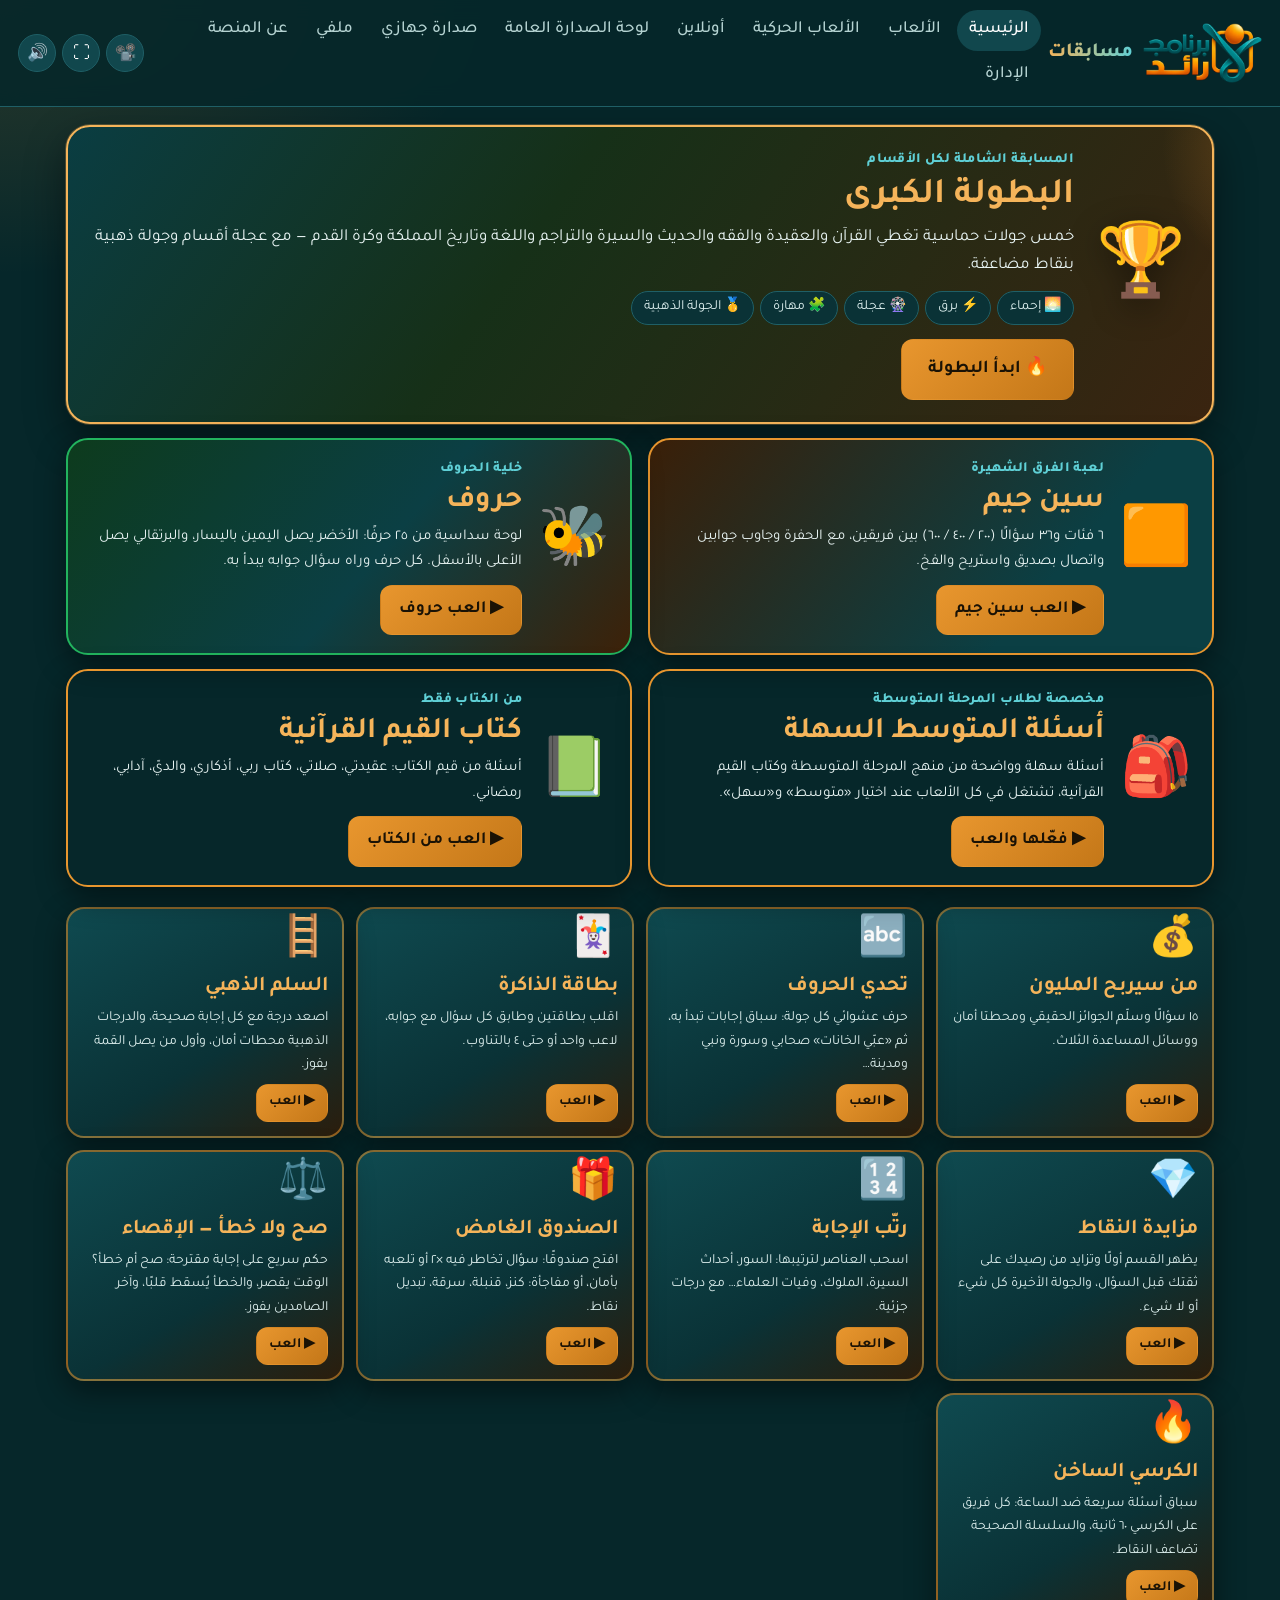
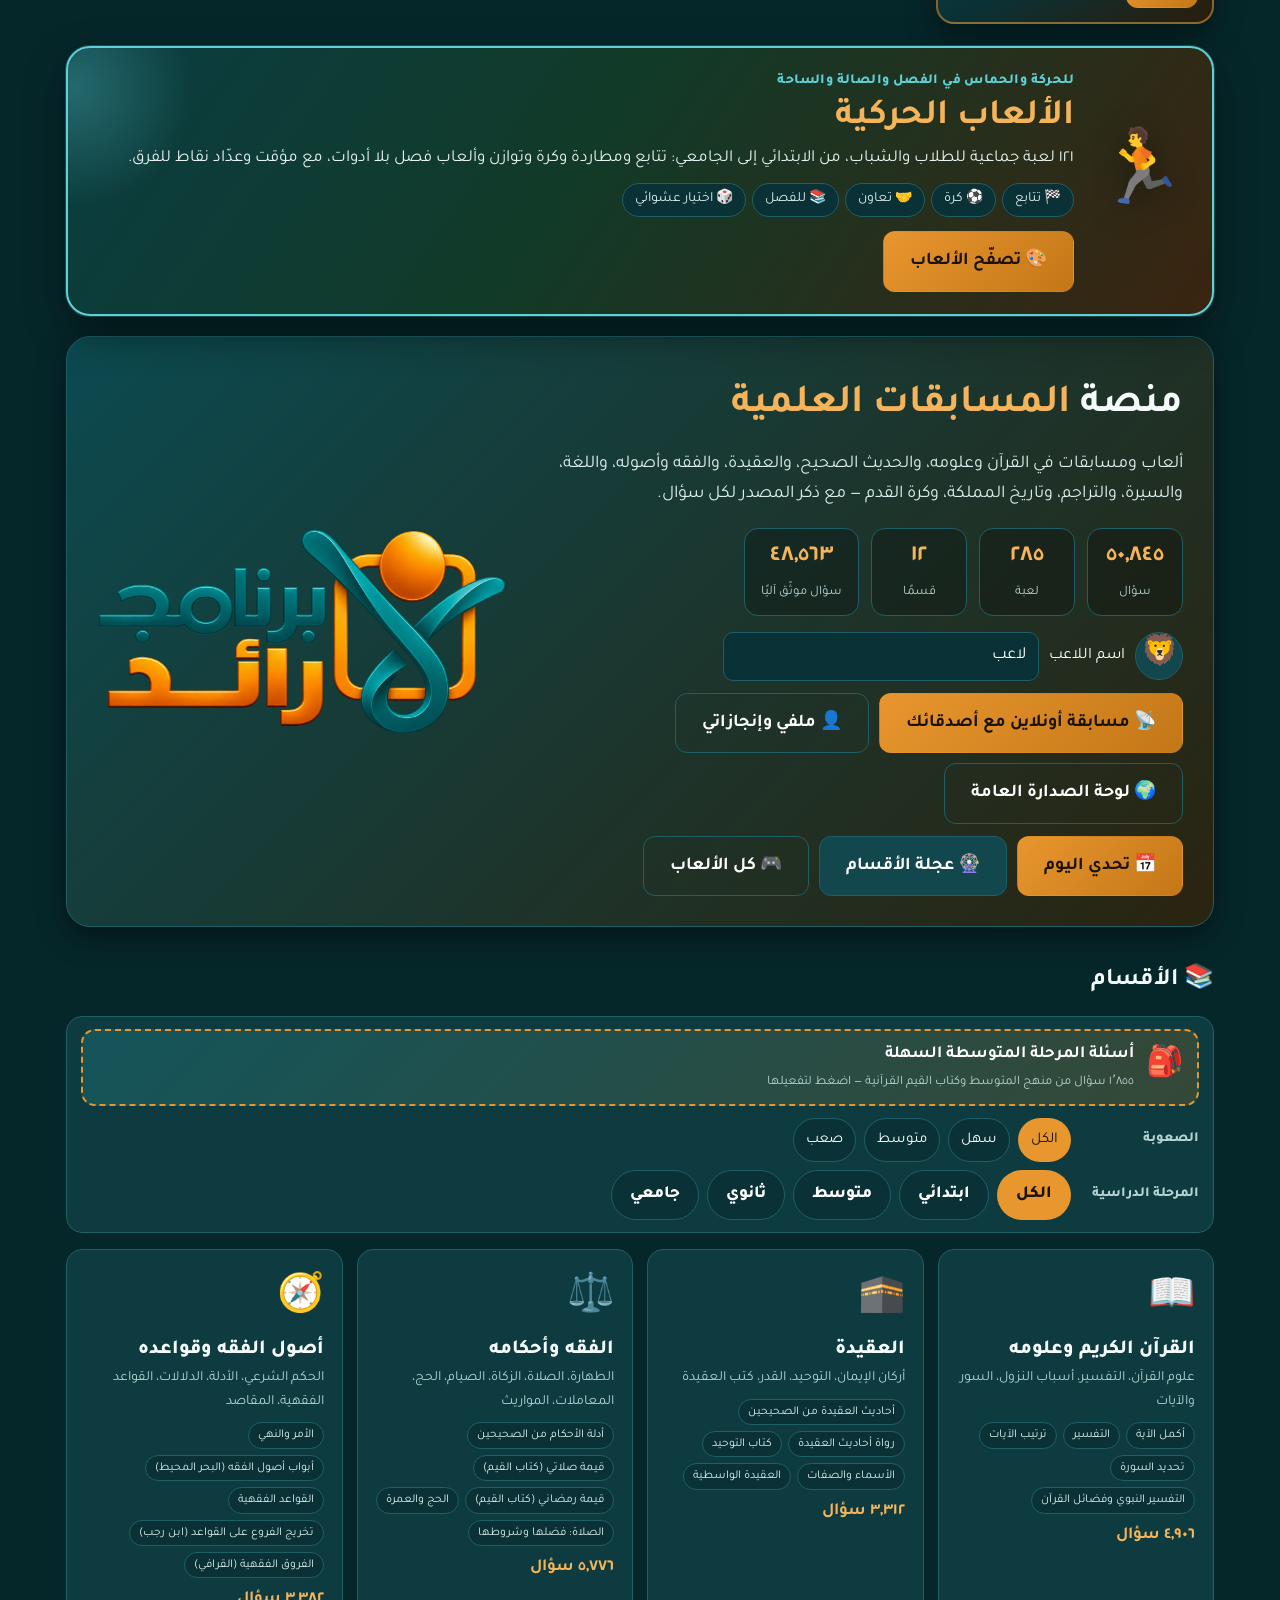
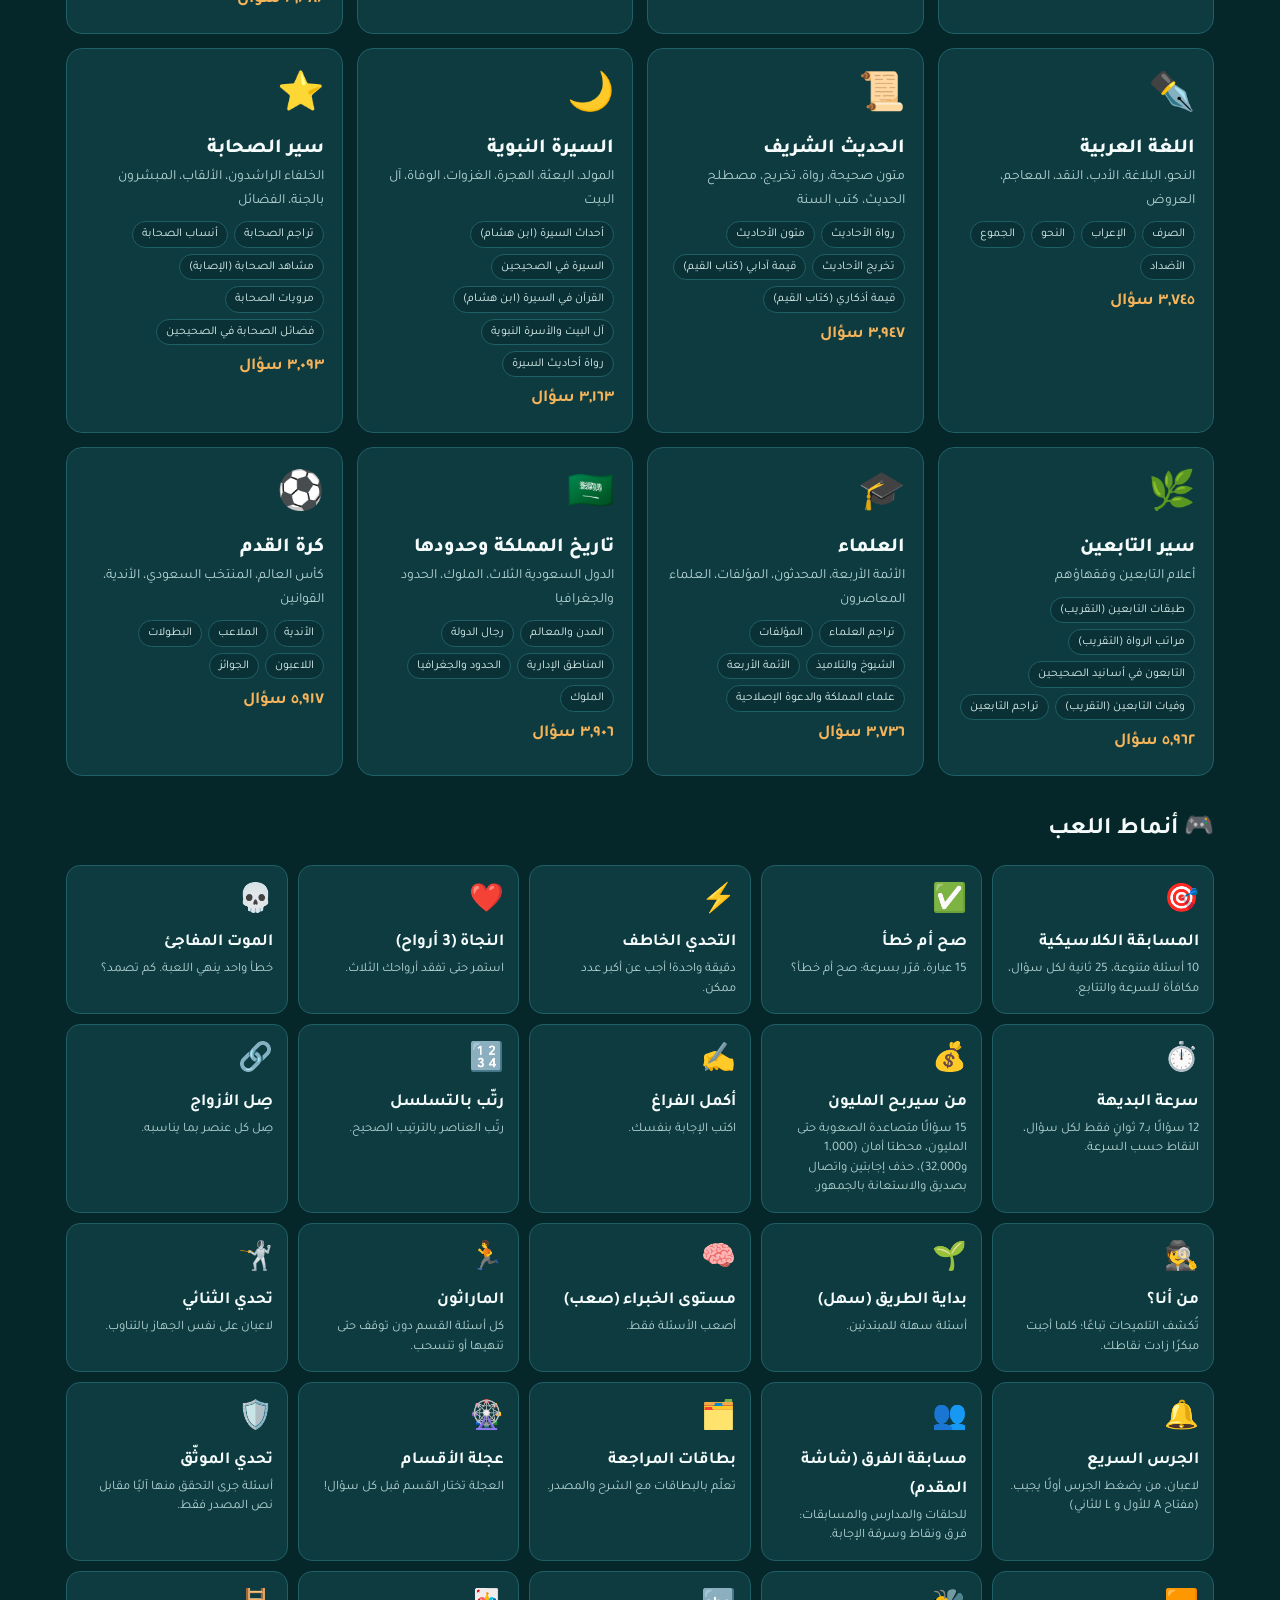
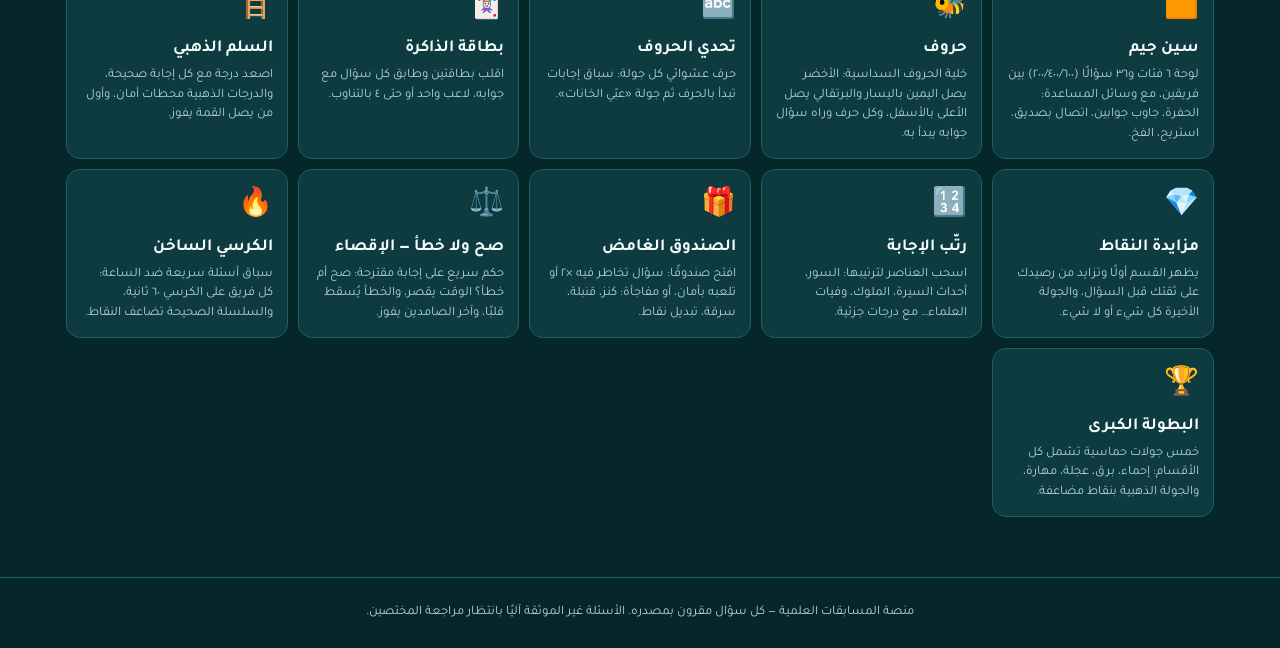
<file: index.html>
<!doctype html>
<html lang="ar" dir="rtl">
<head>
<meta charset="utf-8">
<meta name="viewport" content="width=device-width, initial-scale=1, viewport-fit=cover">
<title>مسابقات برنامج رائد — منصة المسابقات العلمية</title>
<meta name="description" content="منصة ألعاب ومسابقات علمية: القرآن وعلومه، الحديث الصحيح، العقيدة، الفقه وأصوله، اللغة العربية، السيرة، الصحابة، التابعون، العلماء، تاريخ المملكة، كرة القدم.">
<meta property="og:title" content="مسابقات برنامج رائد">
<meta property="og:description" content="منصة ألعاب ومسابقات علمية: القرآن وعلومه، الحديث الصحيح، العقيدة، الفقه وأصوله، اللغة العربية، السيرة، الصحابة، التابعون، العلماء، تاريخ المملكة، كرة القدم.">
<meta property="og:type" content="website">
<meta property="og:url" content="https://raed-educational.github.io/musabaqat/">
<meta property="og:image" content="https://raed-educational.github.io/musabaqat/assets/og-raed-2026.png">
<meta property="og:image:width" content="1200">
<meta property="og:image:height" content="630">
<meta property="og:locale" content="ar_SA">
<meta name="twitter:card" content="summary_large_image">
<meta name="twitter:image" content="https://raed-educational.github.io/musabaqat/assets/og-raed-2026.png">
<link rel="icon" href="icons/favicon.ico?v=1794922800" sizes="any"><link rel="icon" type="image/png" sizes="32x32" href="icons/favicon-32.png?v=1794922800">
<link rel="apple-touch-icon" href="icons/apple-touch-icon.png?v=1794922800"><link rel="manifest" href="manifest.webmanifest?v=1794922800">
<meta name="theme-color" content="#06272a"><meta name="apple-mobile-web-app-capable" content="yes"><meta name="mobile-web-app-capable" content="yes">
<meta name="apple-mobile-web-app-title" content="رائد"><meta name="apple-mobile-web-app-status-bar-style" content="black">
<link rel="preconnect" href="https://fonts.googleapis.com"><link rel="preconnect" href="https://fonts.gstatic.com" crossorigin>
<link href="https://fonts.googleapis.com/css2?family=Tajawal:wght@400;500;700;800&family=Amiri&display=swap" rel="stylesheet">
<link rel="stylesheet" href="css/style.css?v=1794922800">
<link rel="stylesheet" href="css/party.css?v=1794922800">
<link rel="stylesheet" href="css/games2.css?v=1794922800">
<link rel="stylesheet" href="css/movement.css?v=1794922800">
</head>
<body>
<header class="topbar">
  <a class="logo" href="#/"><img class="brand-logo" src="assets/logo-wide.png?v=1794922800" alt="شعار برنامج رائد"><span>مسابقات</span></a>
  <nav class="nav">
    <a href="#/" data-nav="home">الرئيسية</a>
    <a href="#/games" data-nav="games">الألعاب</a>
    <a href="#/movement" data-nav="movement">الألعاب الحركية</a>
    <a href="#/online" data-nav="online">أونلاين</a>
    <a href="#/global" data-nav="global">لوحة الصدارة العامة</a>
    <a href="#/board" data-nav="board">صدارة جهازي</a>
    <a href="#/profile" data-nav="profile">ملفي</a>
    <a href="#/about" data-nav="about">عن المنصة</a>
    <a href="admin.html">الإدارة</a>
  </nav>
  <div class="top-tools"><button id="projBtn" class="icon-btn" title="وضع العرض للبروجكتر والشاشة الكبيرة" aria-label="وضع العرض">📽️</button><button id="fsBtn" class="icon-btn" title="ملء الشاشة" aria-label="ملء الشاشة">⛶</button><button id="soundBtn" class="icon-btn" title="الصوت" aria-label="الصوت">🔊</button></div>
</header>
<main id="view" class="container"><p class="center muted">جارٍ التحميل…</p></main>
<footer class="footer">منصة المسابقات العلمية — كل سؤال مقرون بمصدره. الأسئلة غير الموثقة آليًا بانتظار مراجعة المختصين.</footer>
<script src="data/manifest.js?v=1794922800"></script>
<script src="data/stage-manifest.js?v=1794922800"></script><script src="data/school-manifest.js?v=1794922800"></script>
<script src="js/core.js?v=1794922800"></script>
<script src="js/stages.js?v=1794922800"></script>
<script src="js/games.js?v=1794922800"></script>
<script src="js/engine.js?v=1794922800"></script>
<script src="js/championship.js?v=1794922800"></script>
<script src="js/seenjeem.js?v=1794922800"></script>
<script src="js/huroof.js?v=1794922800"></script>
<script src="js/kit.js?v=1794922800"></script>
<script src="js/millionaire.js?v=1794922800"></script>
<script src="js/letters.js?v=1794922800"></script>
<script src="js/memory.js?v=1794922800"></script>
<script src="js/sullam.js?v=1794922800"></script>
<script src="js/bidding.js?v=1794922800"></script>
<script src="js/rattib.js?v=1794922800"></script>
<script src="js/mystery.js?v=1794922800"></script>
<script src="js/elim.js?v=1794922800"></script>
<script src="js/hotseat.js?v=1794922800"></script>
<script src="js/profile.js?v=1794922800"></script>
<script src="js/online.js?v=1794922800"></script>
<script src="js/leaderboard.js?v=1794922800"></script>
<script src="data/movement-games.js?v=1794922800"></script>
<script src="js/movement.js?v=1794922800"></script>
<script src="js/app.js?v=1794922800"></script>
</body>
</html>
</file>
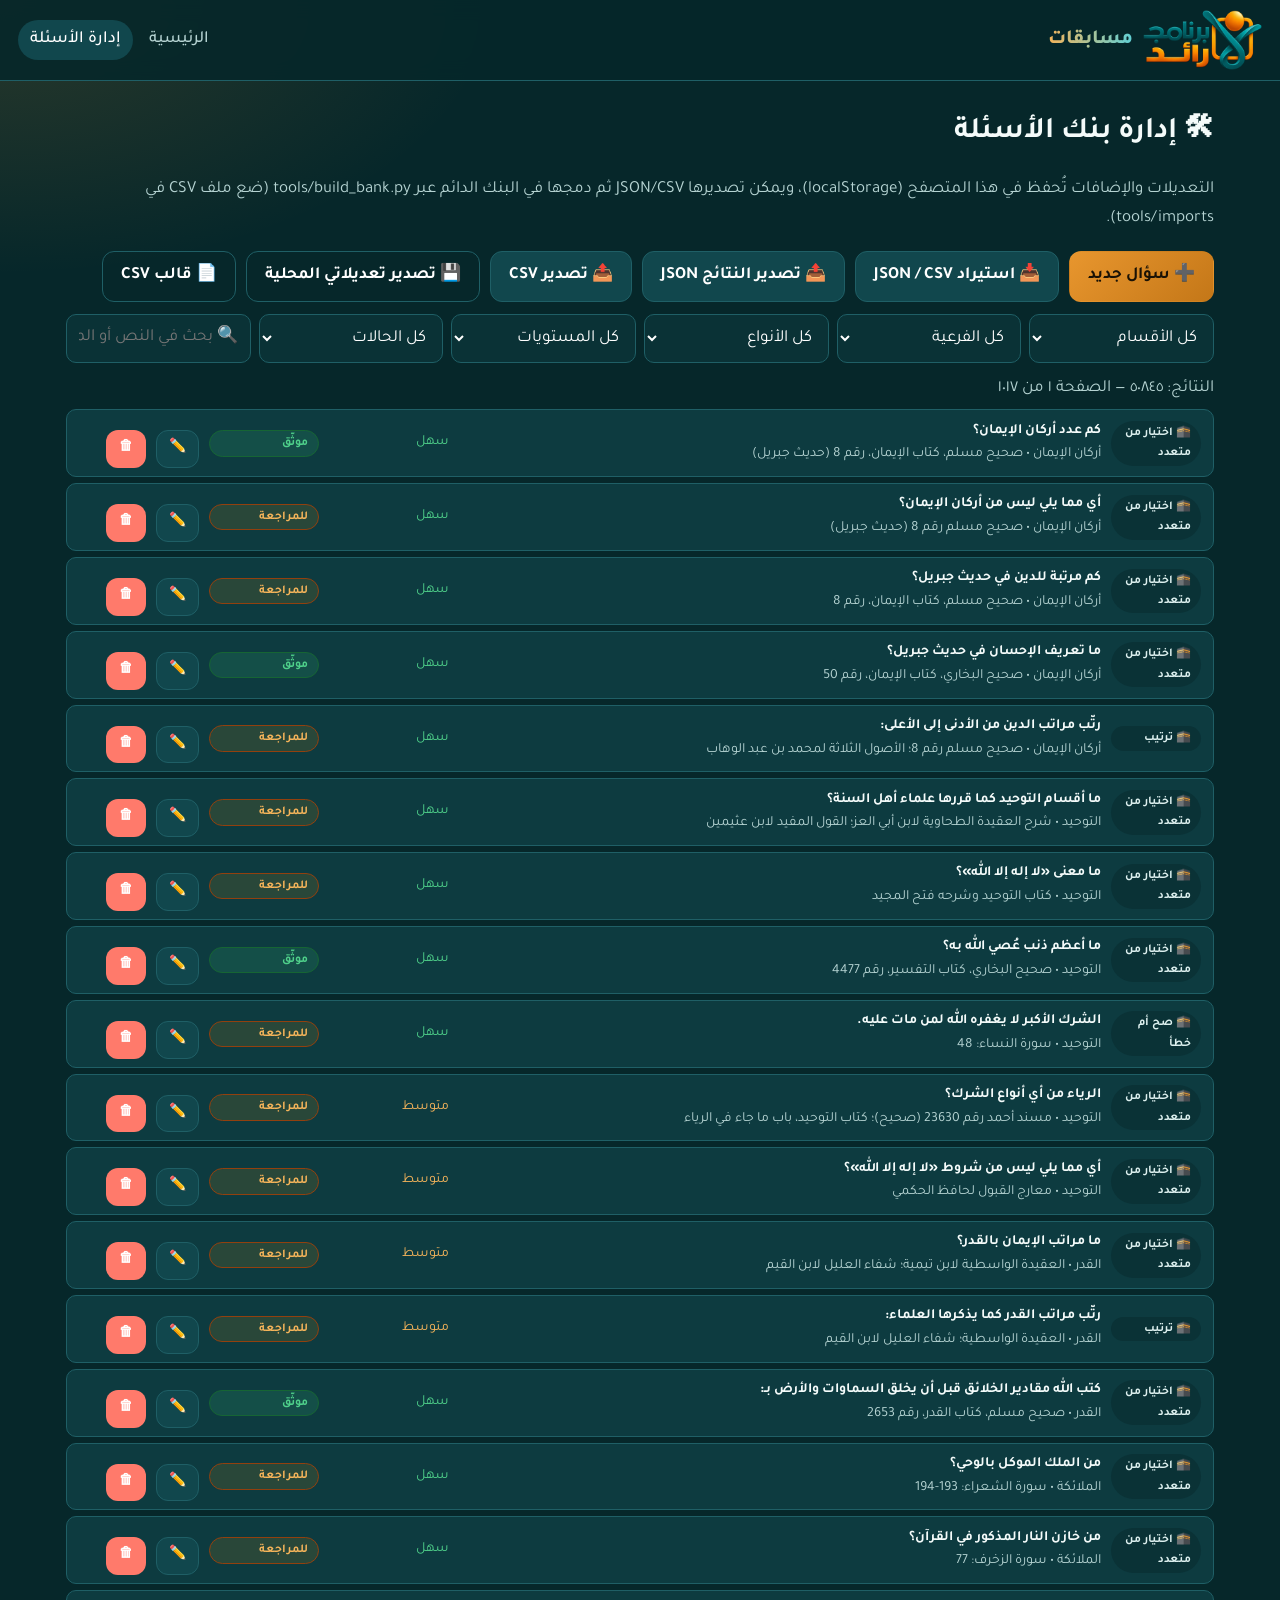
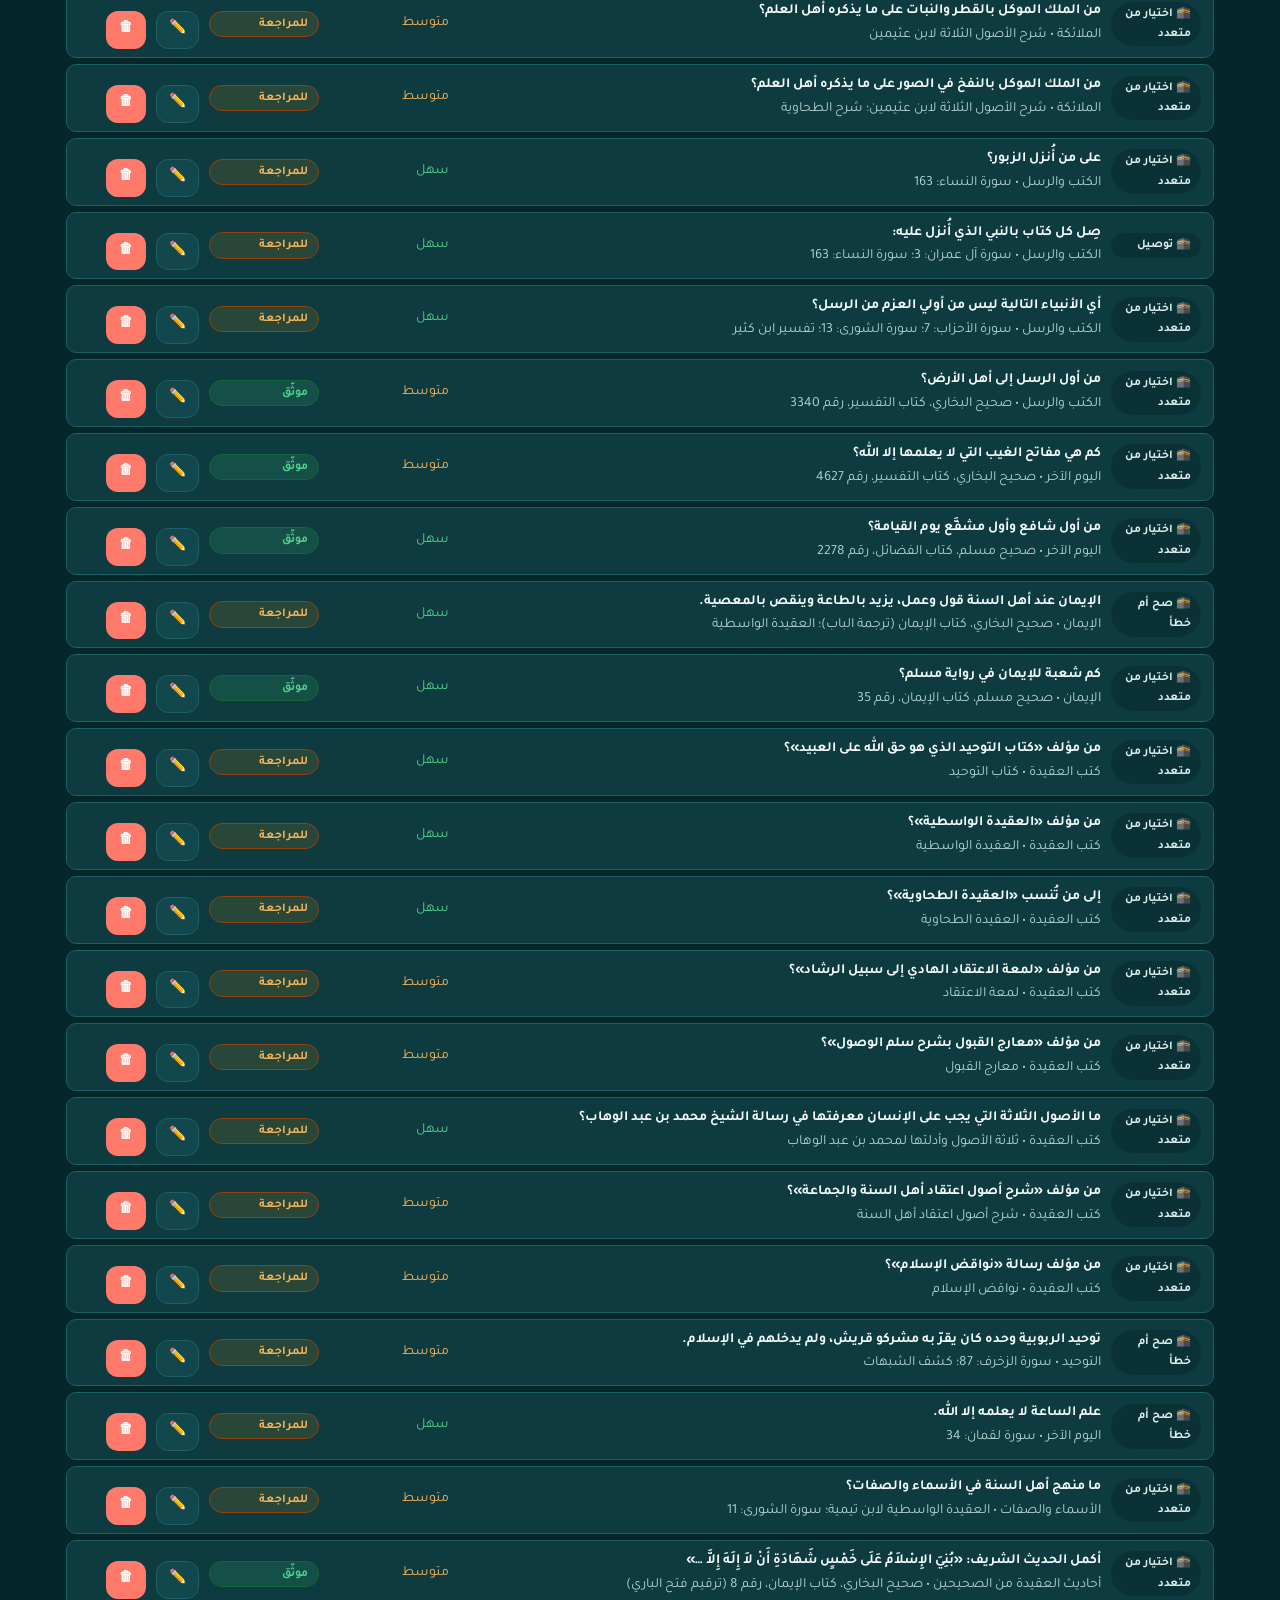
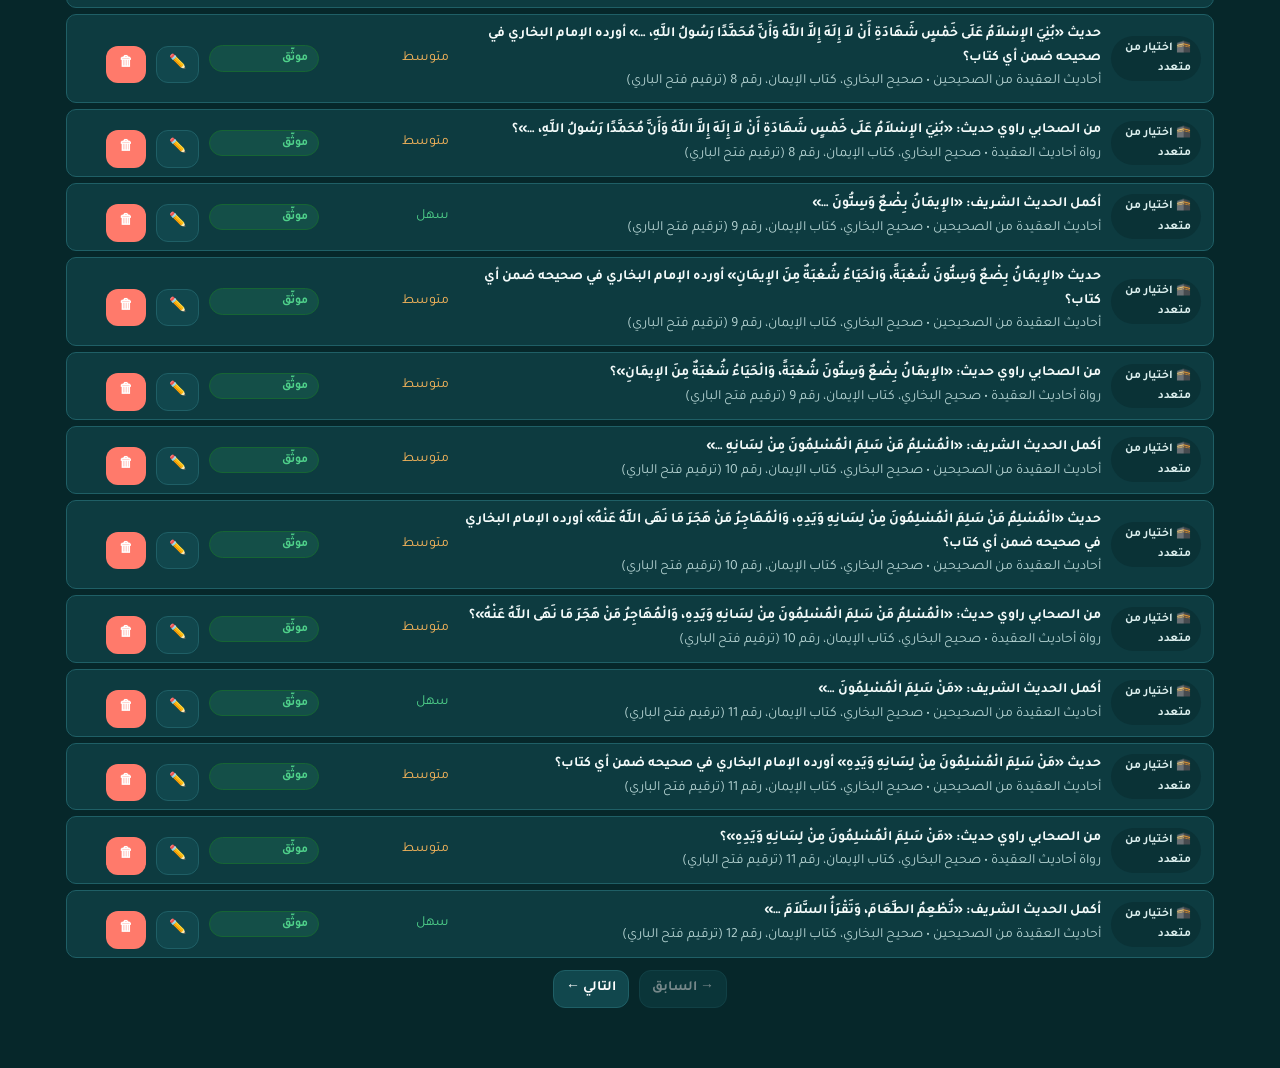
<file: admin.html>
<!doctype html>
<html lang="ar" dir="rtl">
<head>
<link rel="icon" href="icons/favicon.ico?v=1794922800" sizes="any"><link rel="icon" type="image/png" sizes="32x32" href="icons/favicon-32.png?v=1794922800"><link rel="apple-touch-icon" href="icons/apple-touch-icon.png?v=1794922800"><link rel="manifest" href="manifest.webmanifest?v=1794922800"><meta name="theme-color" content="#06272a"><meta name="apple-mobile-web-app-capable" content="yes"><meta name="mobile-web-app-capable" content="yes"><meta name="apple-mobile-web-app-title" content="رائد"><meta name="apple-mobile-web-app-status-bar-style" content="black"><meta charset="utf-8"><meta name="viewport" content="width=device-width, initial-scale=1"><title>إدارة الأسئلة — منصة المسابقات العلمية</title>
<meta property="og:title" content="مسابقات برنامج رائد">
<meta property="og:description" content="منصة ألعاب ومسابقات علمية: القرآن وعلومه، الحديث الصحيح، العقيدة، الفقه وأصوله، اللغة العربية، السيرة، الصحابة، التابعون، العلماء، تاريخ المملكة، كرة القدم.">
<meta property="og:type" content="website">
<meta property="og:url" content="https://raed-educational.github.io/musabaqat/">
<meta property="og:image" content="https://raed-educational.github.io/musabaqat/assets/og-raed-2026.png">
<meta property="og:image:width" content="1200">
<meta property="og:image:height" content="630">
<meta property="og:locale" content="ar_SA">
<meta name="twitter:card" content="summary_large_image">
<meta name="twitter:image" content="https://raed-educational.github.io/musabaqat/assets/og-raed-2026.png">
<link href="https://fonts.googleapis.com/css2?family=Tajawal:wght@400;700;800&display=swap" rel="stylesheet"><link rel="stylesheet" href="css/style.css?v=1794922800">
<style>.adm-grid{display:grid;grid-template-columns:repeat(6,1fr);gap:8px;margin:12px 0}.qrow{display:grid;grid-template-columns:90px 1fr 120px 110px 120px;gap:10px;align-items:center;background:var(--card);border:1px solid var(--line);border-radius:10px;padding:8px 12px;margin:6px 0;font-size:14px}.qrow .q{font-weight:700}.ed{display:grid;grid-template-columns:1fr 1fr;gap:10px}.ed .full{grid-column:1/-1}textarea.inp{min-height:70px}@media(max-width:760px){.adm-grid,.ed{grid-template-columns:1fr}.qrow{grid-template-columns:1fr}}</style></head>
<body>
<header class="topbar"><a class="logo" href="index.html#/"><img class="brand-logo" src="assets/logo-wide.png?v=1794922800" alt="شعار برنامج رائد"><span>مسابقات</span></a><nav class="nav"><a href="index.html#/">الرئيسية</a><a class="active" href="admin.html">إدارة الأسئلة</a></nav></header>
<main class="container" id="adm"><p class="muted center">⏳ جارٍ تحميل بنك الأسئلة…</p></main>
<script src="data/manifest.js?v=1794922800"></script><script src="data/stage-manifest.js?v=1794922800"></script><script src="data/school-manifest.js?v=1794922800"></script><script src="js/core.js?v=1794922800"></script><script src="js/stages.js?v=1794922800"></script><script src="js/admin.js?v=1794922800"></script>
</body></html>
</file>
<file: css/style.css>
/* Theme B: فيروزي عميق + برتقالي */
:root{--bg:#06272a;--bg2:#0a3236;--card:#0d3b40;--card2:#11474d;--line:#1f5f66;--txt:#f4fbfa;--muted:#b5d3d2;--pri:#e8962e;--pri2:#c47718;--teal:#5fd0d6;--gold:#f5b45a;--bad:#ff7a6b;--good:#4fd08a;--mid:#f5b45a;--r:16px;--sh:0 10px 30px rgba(0,0,0,.45)}
*{box-sizing:border-box}html,body{margin:0}
body{font-family:Tajawal,"Noto Kufi Arabic","Segoe UI",Tahoma,sans-serif;background:radial-gradient(1200px 600px at 80% -10%,rgba(95,208,214,.18) 0,transparent 60%),radial-gradient(900px 500px at 0% 0%,rgba(232,150,46,.16) 0,transparent 55%),var(--bg);color:var(--txt);min-height:100vh;line-height:1.7;font-size:17px}
a{color:inherit;text-decoration:none}
.container{max-width:1180px;margin:0 auto;padding:18px 16px 60px}
.topbar{position:sticky;top:0;z-index:10;display:flex;align-items:center;gap:16px;padding:10px 18px;background:rgba(6,39,42,.9);backdrop-filter:blur(10px);border-bottom:1px solid var(--line)}
.logo{font-weight:800;font-size:20px;display:flex;gap:8px;align-items:center}.logo span{background:linear-gradient(90deg,var(--gold),var(--teal));-webkit-background-clip:text;background-clip:text;color:transparent}
.nav{display:flex;gap:4px;flex-wrap:wrap;margin-inline-start:auto}.nav a{padding:6px 12px;border-radius:999px;color:var(--muted);font-weight:500}.nav a:hover,.nav a.active{background:var(--card2);color:#fff}
.icon-btn{background:var(--card2);border:1px solid var(--line);color:#fff;border-radius:999px;width:38px;height:38px;cursor:pointer;font-size:17px}
.footer{text-align:center;color:var(--muted);font-size:13px;padding:24px;border-top:1px solid var(--line)}
h1{font-size:30px;margin:.3em 0}h2{font-size:22px}.section-title{margin:34px 0 14px;font-size:24px}
.muted{color:var(--muted)}.small{font-size:14px}.center{text-align:center}.hidden{display:none!important}
.row{display:flex;gap:10px;flex-wrap:wrap;align-items:center;margin-top:12px}.row.end{justify-content:flex-end}.row.center{justify-content:center}.row.between{justify-content:space-between}
.btn{display:inline-flex;align-items:center;gap:6px;justify-content:center;border:1px solid var(--line);background:var(--card2);color:#fff;padding:10px 18px;border-radius:12px;font:inherit;font-weight:700;cursor:pointer;transition:.15s}
.btn:hover{transform:translateY(-1px);border-color:#5fd0d6}.btn:disabled{opacity:.45;cursor:not-allowed;transform:none}
.btn.primary{background:linear-gradient(135deg,var(--pri),var(--pri2));border-color:transparent}.btn.ghost{background:transparent}.btn.big{padding:14px 26px;font-size:18px}.btn.small{padding:6px 12px;font-size:14px}.btn.tiny{padding:2px 10px;font-size:14px}
.btn.good{background:var(--good);border-color:transparent}.btn.bad{background:var(--bad);border-color:transparent}
.inp{font:inherit;background:var(--bg2);color:#fff;border:1px solid var(--line);border-radius:10px;padding:9px 12px;width:100%}
label{display:flex;flex-direction:column;gap:4px;color:var(--muted);font-size:14px}
.card{background:var(--card);border:1px solid var(--line);border-radius:var(--r);padding:22px;box-shadow:var(--sh)}
.chip{display:inline-flex;align-items:center;gap:4px;background:var(--bg2);border:1px solid var(--line);padding:4px 12px;border-radius:999px;font-size:14px;color:#dcefee;cursor:default}
button.chip{cursor:pointer;font:inherit;font-size:15px;color:#fff}.chip.small{font-size:12px;padding:2px 9px}.chips{display:flex;flex-wrap:wrap;gap:6px;margin:8px 0}.chips.center{justify-content:center}
.d1{color:#4fd08a!important}.d2{color:#f5b45a!important}.d3{color:#ff7a6b!important}
/* hero */
.hero{display:grid;grid-template-columns:1.6fr 1fr;gap:20px;align-items:center;background:linear-gradient(135deg,#0b4a50,#2a2410);border:1px solid var(--line);border-radius:24px;padding:30px;box-shadow:var(--sh);overflow:hidden}
.hero h1{font-size:40px;line-height:1.3}.brand{color:var(--gold)}.hero p{color:#dcefee;font-size:18px}
.hero-art{font-size:170px;text-align:center;filter:drop-shadow(0 20px 40px rgba(240,160,64,.35));animation:float 4s ease-in-out infinite}
@keyframes float{50%{transform:translateY(-12px)}}
.stats{display:flex;gap:12px;flex-wrap:wrap;margin:16px 0}.stats>div{background:rgba(0,0,0,.25);border:1px solid var(--line);border-radius:14px;padding:8px 16px;text-align:center;min-width:96px}.stats b{display:block;font-size:24px;color:var(--gold)}.stats span{font-size:13px;color:var(--muted)}
.player-row{display:flex;gap:10px;align-items:center;max-width:460px;margin:10px 0}.player-row label{white-space:nowrap;color:#fff;font-size:16px}
/* categories */
.cat-grid{display:grid;grid-template-columns:repeat(auto-fill,minmax(260px,1fr));gap:14px}
.cat-card{position:relative;background:var(--card);border:1px solid var(--line);border-radius:var(--r);padding:18px;transition:.2s;overflow:hidden}
.cat-card:before{content:"";position:absolute;inset:0 0 auto 0;height:4px;background:var(--c)}
.cat-card:hover{transform:translateY(-3px);border-color:var(--c);box-shadow:0 10px 30px color-mix(in srgb,var(--c) 30%,transparent)}
.cat-icon{font-size:38px}.cat-icon.big{font-size:64px}.cat-name{font-weight:800;font-size:20px}.cat-desc{color:var(--muted);font-size:14px}.cat-count{margin-top:8px;font-weight:700;color:var(--gold)}
.cat-head{display:flex;gap:20px;align-items:center;background:linear-gradient(135deg,color-mix(in srgb,var(--c) 35%,#06272a),#06272a);border:1px solid var(--line);border-radius:22px;padding:24px}
.sub-grid{display:grid;grid-template-columns:repeat(auto-fill,minmax(220px,1fr));gap:10px}.sub{background:var(--card);border:1px solid var(--line);border-radius:12px;padding:12px 14px;display:flex;flex-direction:column}.sub:hover{border-color:var(--pri)}.sub span{font-size:13px;color:var(--muted)}
.mode-grid{display:grid;grid-template-columns:repeat(auto-fill,minmax(210px,1fr));gap:10px}.mode{background:var(--card);border:1px solid var(--line);border-radius:14px;padding:14px;display:flex;flex-direction:column;gap:2px}.mode:hover{border-color:var(--gold)}.mode-icon{font-size:28px}.mode small{color:var(--muted);font-size:13px;line-height:1.5}
.game-grid{display:grid;grid-template-columns:repeat(auto-fill,minmax(300px,1fr));gap:12px}
.game-card{display:flex;gap:12px;background:var(--card);border:1px solid var(--line);border-inline-start:4px solid var(--c,var(--gold));border-radius:14px;padding:14px;transition:.15s}.game-card:hover{transform:translateY(-2px);background:var(--card2)}
.gc-icon{font-size:34px}.gc-title{font-weight:800}.gc-desc{color:var(--muted);font-size:13px;line-height:1.5}.gc-meta{display:flex;gap:10px;flex-wrap:wrap;font-size:12px;color:#dcefee;margin-top:6px}
.filters{display:grid;grid-template-columns:1fr 1fr 2fr auto;gap:10px;align-items:center;margin:14px 0}
/* play */
.intro{text-align:center;max-width:760px;margin:20px auto}.intro-icon{font-size:70px}.grid3{display:grid;grid-template-columns:repeat(auto-fit,minmax(180px,1fr));gap:12px;margin:16px 0;text-align:start}.grid2{display:grid;grid-template-columns:1fr 1fr;gap:12px;margin:12px 0}
.game-title{font-weight:800;font-size:20px;color:var(--gold);margin-bottom:8px}
.game-root{max-width:900px;margin:0 auto}
.hud{display:flex;gap:10px;flex-wrap:wrap;align-items:center;justify-content:center;margin-bottom:8px}.hud-item{background:var(--card);border:1px solid var(--line);padding:6px 14px;border-radius:999px;font-weight:700}
.tbar{position:relative;height:18px;background:var(--bg2);border-radius:999px;overflow:hidden;border:1px solid var(--line);margin:8px 0}.tbar-fill{height:100%;width:100%;background:linear-gradient(90deg,var(--pri),#5fd0d6);transition:width .1s linear}.tbar-fill.warn{background:linear-gradient(90deg,var(--bad),#f5b45a)}.tbar-label{position:absolute;inset:0;text-align:center;font-size:12px;line-height:16px;font-weight:700}
.lifelines{display:flex;gap:8px;flex-wrap:wrap;justify-content:center;margin:6px 0}
.q-card{background:var(--card);border:1px solid var(--line);border-radius:20px;padding:22px;box-shadow:var(--sh);animation:pop .25s ease}
@keyframes pop{from{opacity:0;transform:translateY(8px) scale(.99)}}
.q-meta{display:flex;gap:6px;flex-wrap:wrap}.tag{font-size:12px;padding:2px 10px;border-radius:999px;font-weight:700}.tag.light{background:var(--bg2);color:#dcefee}
.q-text{font-family:Tajawal,Amiri,serif;font-size:25px;line-height:1.9;margin:14px 0}
.options{display:grid;grid-template-columns:1fr 1fr;gap:10px}.options.tf{grid-template-columns:1fr 1fr}
.opt{display:flex;gap:10px;align-items:center;text-align:start;font:inherit;font-size:18px;background:var(--bg2);color:#fff;border:2px solid var(--line);border-radius:14px;padding:14px;cursor:pointer;transition:.12s;position:relative}
.opt:hover:not(:disabled){border-color:#5fd0d6;background:#145158}.opt-key{display:inline-grid;place-items:center;min-width:30px;height:30px;border-radius:8px;background:var(--card2);font-weight:800;color:var(--gold)}
.opt.correct{border-color:var(--good);background:rgba(60,194,116,.18)}.opt.wrong{border-color:var(--bad);background:rgba(239,91,91,.18)}.opt.gone{opacity:.15}.opt:disabled{cursor:default}
.aud{margin-inline-start:auto;background:var(--gold);color:#000;border-radius:8px;padding:0 8px;font-weight:800}
.feedback{margin-top:16px;border-radius:14px;padding:14px 16px;border:1px solid var(--line);background:var(--bg2);animation:pop .2s}.feedback.good{border-color:var(--good)}.feedback.bad{border-color:var(--bad)}.feedback.mid{border-color:var(--mid)}
.fb-title{font-weight:800;font-size:19px}.feedback.good .fb-title{color:#4fd08a}.feedback.bad .fb-title{color:#ff7a6b}.fb-answer{margin:4px 0}.fb-answer.big{font-size:22px;font-weight:800;color:var(--gold)}.fb-exp{color:#dcefee;margin:6px 0;font-family:Tajawal,Amiri,serif}
.source{display:flex;gap:10px;flex-wrap:wrap;align-items:center;justify-content:space-between;font-size:14px;color:#dcefee;border-top:1px dashed var(--line);padding-top:8px;margin-top:8px}
.badge{font-size:12px;border-radius:999px;padding:2px 10px;font-weight:700}.badge.ok{background:rgba(60,194,116,.15);color:#4fd08a;border:1px solid #166534}.badge.ref{background:rgba(43,176,184,.14);color:#5fd0d6;border:1px solid #c47718}.badge.pending{background:rgba(245,158,11,.12);color:#f5b45a;border:1px solid #92400e}
.pts{color:var(--gold);font-weight:800;margin-inline-end:auto}
.clues{margin:0 0 10px;padding-inline-start:22px}.clue{background:var(--bg2);border:1px solid var(--line);border-radius:10px;padding:6px 12px;margin:6px 0;animation:pop .3s}
.fill-row{display:flex;gap:8px}.fill-input{flex:1;font:inherit;font-size:20px;background:var(--bg2);color:#fff;border:2px solid var(--line);border-radius:12px;padding:12px}.fill-input.correct{border-color:var(--good)}.fill-input.wrong{border-color:var(--bad)}
.hint{margin-top:10px;color:var(--gold)}
.order-bank{display:flex;flex-wrap:wrap;gap:8px;margin:10px 0}.order-slots{padding-inline-start:26px}.slot{background:var(--bg2);border:2px dashed var(--line);border-radius:10px;padding:8px 12px;margin:6px 0;min-height:44px;cursor:pointer}.slot.filled{border-style:solid;border-color:#5fd0d6}.slot.correct{border-color:var(--good);background:rgba(60,194,116,.15)}.slot.wrong{border-color:var(--bad);background:rgba(239,91,91,.15)}
.match-grid{display:grid;grid-template-columns:1fr 1fr;gap:14px}.match-col{display:flex;flex-direction:column;gap:8px}.match-item{justify-content:center;padding:10px;border-radius:12px;border-width:2px}.match-item.sel{border-color:var(--gold);box-shadow:0 0 0 3px rgba(240,160,64,.3)}.match-item.correct{outline:2px solid var(--good)}.match-item.wrong{outline:2px solid var(--bad)}
.wheel-wrap{display:grid;place-items:center;min-height:260px}.wheel{width:240px;height:240px;border-radius:50%;border:10px solid var(--gold);display:grid;place-items:center;background:conic-gradient(#0f766e,#c47718,#7c3aed,#b45309,#047857,#d9542b,#0f766e);box-shadow:var(--sh)}.wheel-inner{background:var(--bg);border-radius:50%;width:170px;height:170px;display:grid;place-items:center;text-align:center;font-weight:800;padding:10px;font-size:17px}.wheel.landed{animation:pop .3s}
/* ladder */
.ladder-wrap{display:grid;grid-template-columns:1fr 220px;gap:14px}.ladder{list-style:none;margin:0;padding:8px;background:var(--card);border:1px solid var(--line);border-radius:16px;font-size:14px}.ladder li{display:flex;justify-content:space-between;padding:3px 10px;border-radius:8px;color:var(--muted)}.ladder li.safe{color:#fff}.ladder li.done{color:#4fd08a}.ladder li.cur{background:var(--gold);color:#000;font-weight:800}
.prize{font-size:18px}.prize b{color:var(--gold)}
/* duel / teams */
.duel-board,.team-board{display:flex;gap:12px;flex-wrap:wrap;justify-content:center;margin-bottom:8px}.duel-p,.team{flex:1;min-width:160px;background:var(--card);border:2px solid var(--line);border-radius:16px;padding:12px;text-align:center}.duel-p.turn,.team.turn{border-color:var(--gold);box-shadow:0 0 0 3px rgba(240,160,64,.25)}
.duel-name,.team-name{font-weight:800}.duel-score,.team-score{font-size:34px;font-weight:800;color:var(--gold)}
.turn-banner{text-align:center;font-weight:800;background:var(--card2);border-radius:12px;padding:8px;margin:8px 0}
.buzz{font:inherit;font-size:20px;font-weight:800;color:#fff;border:0;border-radius:999px;padding:10px 24px;cursor:pointer;margin-top:6px}.buzz.blue{background:#e8962e}.buzz.red{background:#d9542b}.buzz:disabled{opacity:.35}
.award{display:flex;gap:8px;flex-wrap:wrap;justify-content:center;margin-top:14px;align-items:center}
.game-root.host .q-text{font-size:34px}.game-root.host .opt{font-size:24px}
.setup{max-width:760px;margin:0 auto;text-align:center}
/* results */
.result{text-align:center}.podium{display:flex;gap:10px;justify-content:center;flex-wrap:wrap;margin:10px 0}.pod{background:var(--bg2);border:1px solid var(--line);border-radius:14px;padding:10px 18px;display:flex;flex-direction:column;align-items:center;min-width:120px}.pod.p0{border-color:var(--gold)}.pod span{color:var(--gold);font-weight:800;font-size:22px}
.review{display:flex;flex-direction:column;gap:8px}.rev{background:var(--card);border:1px solid var(--line);border-inline-start:4px solid var(--good);border-radius:12px;padding:10px 14px}.rev.bad{border-inline-start-color:var(--bad)}.rev summary{cursor:pointer;font-weight:700}.rev-body{margin-top:8px}.report{font-size:13px;color:var(--muted)}
table.board{width:100%;border-collapse:collapse;background:var(--card);border-radius:14px;overflow:hidden}.board th,.board td{padding:10px;border-bottom:1px solid var(--line);text-align:start}.board th{background:var(--card2)}
.flash-opts{color:var(--muted)}.flash-back{margin-top:14px;border-top:1px dashed var(--line);padding-top:10px}
.prose ul{padding-inline-start:20px}.prose li{margin:6px 0}
@media (max-width:760px){.hero{grid-template-columns:1fr}.hero-art{display:none}.hero h1{font-size:30px}.options{grid-template-columns:1fr}.filters{grid-template-columns:1fr}.ladder-wrap{grid-template-columns:1fr}.ladder{order:-1;display:none}.q-text{font-size:21px}.topbar{flex-wrap:wrap}.nav{margin:0}.grid2{grid-template-columns:1fr}}
/* profiles */
.pf-mini{font-size:30px;line-height:1;background:var(--card2);border:1px solid var(--line);border-radius:50%;width:48px;height:48px;display:flex;align-items:center;justify-content:center;flex:none}
.profile-head{display:flex;gap:22px;align-items:flex-start;flex-wrap:wrap}.pf-avatar{font-size:84px;line-height:1;background:var(--bg2);border:2px solid var(--gold);border-radius:24px;padding:14px 18px}.pf-main{flex:1;min-width:240px}.pf-main h1{margin-top:0}
.avatars{display:flex;flex-wrap:wrap;gap:6px;margin-top:6px}.av{font-size:24px;background:var(--bg2);border:1px solid var(--line);border-radius:12px;width:46px;height:46px;cursor:pointer}.av.on{border-color:var(--gold);box-shadow:0 0 0 2px var(--gold) inset}
.pf-cats{display:grid;grid-template-columns:repeat(auto-fill,minmax(230px,1fr));gap:10px}.pf-cat{background:var(--card);border:1px solid var(--line);border-inline-start:4px solid var(--c);border-radius:12px;padding:10px 14px}
.pf-bar{height:8px;background:var(--bg2);border-radius:99px;overflow:hidden;margin:6px 0}.pf-bar i{display:block;height:100%;background:var(--c)}
.badges{display:grid;grid-template-columns:repeat(auto-fill,minmax(150px,1fr));gap:10px}.ach{background:var(--card);border:1px dashed var(--line);border-radius:14px;padding:10px;text-align:center;opacity:.45;filter:grayscale(1)}.ach.on{opacity:1;filter:none;border-style:solid;border-color:var(--gold)}.ach-i{font-size:32px}.ach b{display:block}.ach small{color:var(--muted);font-size:12px}
.new-badges{margin-top:16px;border-color:var(--gold)}
textarea.code{font-family:monospace;font-size:12px;direction:ltr;margin-top:10px}
.pf-list{display:flex;flex-direction:column;gap:8px}.pf-item{display:flex;gap:10px;align-items:center;background:var(--bg2);border:1px solid var(--line);border-radius:12px;padding:8px 12px}.pf-item.on{border-color:var(--pri)}.pf-item b{flex:1}.pf-av{font-size:24px}
/* online */
.online-choice{display:grid;grid-template-columns:1fr 1fr;gap:16px;margin:18px 0}.oc{background:var(--bg2);border:1px solid var(--line);border-radius:16px;padding:18px;display:flex;flex-direction:column;gap:10px;align-items:center}
.code-in{text-align:center;font-size:28px;letter-spacing:8px;font-weight:800;max-width:240px}
.room-share{display:flex;gap:20px;align-items:center;justify-content:space-between;flex-wrap:wrap;background:var(--bg2);border:1px solid var(--line);border-radius:16px;padding:16px;margin:12px 0}
.room-code{font-size:52px;font-weight:800;letter-spacing:10px;color:var(--gold);line-height:1.1}
.qr{width:170px;height:170px;background:#fff;border-radius:12px;padding:6px}.qr svg{width:100%;height:100%}
.live-board{display:flex;flex-direction:column;gap:6px}.lb-row{display:flex;gap:8px;align-items:center;background:var(--bg2);border:1px solid var(--line);border-radius:10px;padding:6px 10px}.lb-row.me{border-color:var(--gold)}.lb-row.left{opacity:.5}.lb-row b{flex:1}.lb-rank{width:28px;text-align:center}.lb-av{font-size:20px}.lb-sc{font-weight:800;color:var(--gold)}.lb-st{width:20px;text-align:center}
.online-game{display:grid;grid-template-columns:1fr 300px;gap:16px;align-items:start}.og-side h3{margin-top:0}
.tbar{height:8px;background:var(--bg2);border-radius:99px;overflow:hidden;margin:8px 0}.tbar i{display:block;height:100%;width:100%;background:linear-gradient(90deg,var(--pri),var(--gold));transition:width .1s linear}
.opt.picked{outline:3px solid var(--gold)}.opt.right{background:rgba(60,194,116,.25)!important;border-color:var(--good)!important}.opt.wrong{background:rgba(239,91,91,.25)!important;border-color:var(--bad)!important}
.q-head{display:flex;justify-content:space-between;gap:8px;flex-wrap:wrap}
@media (max-width:800px){.online-choice,.online-game{grid-template-columns:1fr}.room-code{font-size:40px}.room-share{justify-content:center;text-align:center}}
@media (max-width:600px){.topbar{flex-wrap:wrap;gap:6px;padding:8px 10px}.nav{flex-wrap:nowrap;overflow-x:auto;width:100%;order:3;margin:0;scrollbar-width:none}.nav a{white-space:nowrap;padding:4px 10px}.logo{font-size:17px}.icon-btn{margin-inline-start:auto}}
.lb-gap{text-align:center;color:var(--muted);line-height:1}
.lb-tabs .chip.on{background:var(--pri);border-color:transparent}.global-board tr.me td{background:rgba(240,160,64,.15);font-weight:700}
.switch-row{flex-direction:row;align-items:center;gap:10px;color:#fff;font-size:16px}.switch-row input{width:20px;height:20px}.lb-opt{margin-top:16px}
/* ---------- branding ---------- */
/* official logo: transparent PNG made from the official JPG (only the black background removed), shown unchanged */
.brand-logo{height:60px;width:auto;display:block;flex:none;filter:none}.logo{gap:10px}
.hero-art{animation:none;filter:none;font-size:0}.hero-logo{display:block;width:100%;height:auto;max-width:420px;margin:0 auto}
.top-tools{display:flex;gap:6px;align-items:center;flex:none}.icon-btn.on{background:var(--gold);color:#000;border-color:transparent}
/* ---------- responsive ---------- */
img,svg,video{max-width:100%}
.table-wrap{overflow-x:auto;-webkit-overflow-scrolling:touch;border-radius:14px}
.container{padding-left:max(16px,env(safe-area-inset-left));padding-right:max(16px,env(safe-area-inset-right))}
@media (max-width:760px){.hero-art{display:block;order:-1}.hero-logo{max-width:300px}}
@media (max-width:600px){
  .brand-logo{height:50px}.logo span{font-size:16px}.top-tools{margin-inline-start:auto}.icon-btn{margin-inline-start:0}
  table.board{display:block;overflow-x:auto;white-space:nowrap}
  .container{padding:12px 10px 50px}.card{padding:16px}h1{font-size:25px}.section-title{font-size:21px}
  .hero{padding:18px;border-radius:18px}.hero h1{font-size:26px}.hero p{font-size:16px}
  .q-card{padding:16px}.q-text{font-size:20px}.opt{font-size:17px;padding:12px}
  .room-code{font-size:34px;letter-spacing:6px}.stats>div{min-width:78px;padding:6px 10px}.stats b{font-size:20px}
  .cat-grid,.game-grid,.sub-grid,.mode-grid{grid-template-columns:1fr}.player-row{flex-wrap:wrap}
  .duel-score,.team-score{font-size:28px}.fill-row{flex-wrap:wrap}.fill-row .btn{flex:1}
}
@media (max-width:380px){.logo span{display:none}}
@media (max-height:500px) and (orientation:landscape){.topbar{position:static}.hero-art{display:none}}
/* touch devices: comfortable 44px targets */
@media (pointer:coarse){
  .btn,.opt,button.chip,.inp,select,.slot,.match-item,.buzz{min-height:44px}.btn.small,.btn.tiny{min-height:44px;min-width:44px;padding-inline:14px}
  .nav a{min-height:44px;display:inline-flex;align-items:center}.icon-btn{width:44px;height:44px}.av{width:48px;height:48px}
  .switch-row{min-height:44px}.switch-row input{width:28px;height:28px;flex:none}.footer a{display:inline-block;min-height:44px}
}
/* big screens / TVs: scale the whole UI so text stays readable from a distance */
@media (min-width:1700px){body{zoom:1.2}}
@media (min-width:2300px){body{zoom:1.5}}
@media (min-width:3000px){body{zoom:2}}
/* ---------- projector / presentation mode ---------- */
body.proj{--bg:#021719;--bg2:#042327;--card:#062b30;--card2:#0a3a40;--line:#2f8088;--txt:#fff;--muted:#e2f3f2;background:#021719;font-size:21px}
body.proj .container{max-width:1500px}body.proj .footer{display:none}
body.proj .topbar{background:#021719}body.proj .nav a{color:#eaf6f5;font-size:18px}
body.proj .game-title{font-size:32px}body.proj .hud-item{font-size:26px;padding:8px 20px}body.proj .tbar{height:22px}body.proj .tbar-label{font-size:16px;line-height:22px}
body.proj .q-card{padding:30px;border-width:2px}body.proj .q-text{font-size:46px;line-height:1.6;font-weight:700}
body.proj .options{gap:16px}body.proj .opt{font-size:32px;padding:22px 24px;border-width:3px;min-height:96px;font-weight:700}
body.proj .opt-key{min-width:52px;height:52px;font-size:30px}
body.proj .fb-title{font-size:32px}body.proj .fb-answer{font-size:30px}body.proj .fb-exp{font-size:25px}body.proj .source{font-size:18px}
body.proj .btn{font-size:24px;padding:14px 28px}body.proj .btn.small{font-size:20px}
body.proj .room-code{font-size:96px}body.proj .duel-score,body.proj .team-score{font-size:64px}body.proj .duel-name,body.proj .team-name{font-size:28px}
body.proj .board th,body.proj .board td{font-size:24px;padding:14px}body.proj .lb-row{font-size:26px;padding:10px 16px}
body.proj .hero h1{font-size:54px}body.proj .hero p{font-size:24px}body.proj .cat-name{font-size:26px}
body.proj .ladder{font-size:20px}body.proj .clue{font-size:28px}body.proj .fill-input{font-size:30px}
@media (max-width:900px){body.proj .q-text{font-size:30px}body.proj .opt{font-size:22px;min-height:64px}body.proj .room-code{font-size:56px}}

.btn.primary,.lb-tabs .chip.on,.ladder li.cur,.icon-btn.on{color:#1a1205}

/* ---------- البطولة الكبرى ---------- */
.champ-banner{display:flex;gap:22px;align-items:center;background:linear-gradient(125deg,#0a3d42 0%,#163018 40%,#3a2410 100%);border:2px solid var(--gold);border-radius:24px;padding:22px 26px;margin-bottom:20px;box-shadow:0 0 0 1px rgba(245,180,90,.25),0 16px 40px rgba(0,0,0,.45);position:relative;overflow:hidden;animation:champPulse 2.8s ease-in-out infinite}
.champ-banner::before{content:"";position:absolute;inset:-40% -20% auto auto;width:280px;height:280px;background:radial-gradient(circle,rgba(232,150,46,.35),transparent 70%);pointer-events:none}
.champ-banner-icon{font-size:72px;line-height:1;flex:none;filter:drop-shadow(0 8px 16px rgba(0,0,0,.4))}
.champ-banner-body{position:relative;flex:1;min-width:0}.champ-banner-body h2{margin:0 0 4px;font-size:36px;color:var(--gold);line-height:1.25}
.champ-kicker{color:var(--teal);font-weight:800;letter-spacing:.4px;font-size:14px;margin-bottom:2px}
.champ-banner-body p{margin:0 0 10px;color:#e8f4f3}.champ-banner .btn{margin-top:6px}
@keyframes champPulse{0%,100%{box-shadow:0 0 0 1px rgba(245,180,90,.25),0 16px 40px rgba(0,0,0,.45)}50%{box-shadow:0 0 0 3px rgba(245,180,90,.55),0 16px 40px rgba(0,0,0,.45)}}
.champ-setup .intro-icon{font-size:64px}.champ-rounds-preview{display:grid;grid-template-columns:repeat(5,1fr);gap:8px;margin:16px 0}
.champ-rp{background:var(--bg2);border:1px solid var(--line);border-radius:14px;padding:10px 8px;display:flex;flex-direction:column;align-items:center;gap:4px;text-align:center;min-width:0}
.champ-rp span{font-size:28px}.champ-rp b{font-size:14px}.champ-rp small{color:var(--muted);font-size:12px;line-height:1.4}
.champ-pills .chip{cursor:pointer;font:inherit;font-size:15px;color:#fff;min-height:44px}.champ-pills .chip.on{background:var(--pri);border-color:transparent;color:#1a1205}
.champ-names{display:grid;grid-template-columns:repeat(auto-fill,minmax(180px,1fr));gap:10px;margin:10px 0 16px;text-align:start}
.champ-steps{display:flex;gap:8px;justify-content:center;flex-wrap:wrap;margin-bottom:10px}
.champ-step{width:44px;height:44px;border-radius:50%;display:grid;place-items:center;background:var(--card);border:2px solid var(--line);font-size:20px;opacity:.45}
.champ-step.on{opacity:1;border-color:var(--gold);box-shadow:0 0 0 3px rgba(245,180,90,.35);transform:scale(1.08)}
.champ-step.done{opacity:.85;border-color:var(--good)}.champ-step.gold.on{background:linear-gradient(135deg,var(--pri),var(--gold));color:#1a1205}
.hud-item.champ-hot{border-color:var(--pri);color:var(--gold);animation:champHot .6s ease}
.hud-item.champ-turn{border-color:var(--teal)}
@keyframes champHot{0%{transform:scale(1)}40%{transform:scale(1.12)}100%{transform:scale(1)}}
.champ-splash{min-height:58vh;display:flex;flex-direction:column;align-items:center;justify-content:center;text-align:center;padding:24px;background:radial-gradient(700px 400px at 50% 30%,rgba(232,150,46,.22),transparent 70%);border-radius:24px;animation:champIn .4s ease}
.champ-splash.gold{background:radial-gradient(700px 400px at 50% 30%,rgba(245,180,90,.35),transparent 70%)}
.champ-splash-icon{font-size:96px;line-height:1;animation:champPop .5s ease}.champ-splash h1{margin:.2em 0;font-size:42px;color:var(--gold)}
.champ-splash p{max-width:540px;font-size:20px;color:#e8f4f3}.champ-double{background:var(--pri);color:#1a1205;font-weight:800;padding:6px 16px;border-radius:999px;margin:8px 0 16px}
@keyframes champIn{from{opacity:0;transform:translateY(16px)}to{opacity:1;transform:none}}
@keyframes champPop{0%{transform:scale(.5);opacity:0}70%{transform:scale(1.15)}100%{transform:scale(1);opacity:1}}
.champ-count{min-height:50vh;display:grid;place-items:center}.champ-count-num{font-size:140px;font-weight:800;color:var(--gold);text-shadow:0 10px 30px rgba(0,0,0,.5)}
.champ-count-num.pop{animation:champPop .45s ease}
.champ-combo{position:fixed;inset:28% 0 auto;text-align:center;font-size:72px;font-weight:800;color:var(--gold);pointer-events:none;z-index:40;animation:champCombo .9s ease forwards;text-shadow:0 8px 24px rgba(0,0,0,.6)}
@keyframes champCombo{0%{transform:scale(.4);opacity:0}25%{transform:scale(1.15);opacity:1}70%{transform:scale(1);opacity:1}100%{transform:scale(1.2) translateY(-30px);opacity:0}}
.champ-board h2{margin-top:0}.champ-sb{display:flex;flex-direction:column;gap:8px;max-width:520px;margin:14px auto 20px;text-align:start}
.champ-sb-row{display:flex;gap:10px;align-items:center;background:var(--bg2);border:1px solid var(--line);border-radius:12px;padding:10px 14px;font-size:18px}
.champ-sb-row b{flex:1}.champ-sb-rank{width:36px;text-align:center;font-size:22px}
.champ-sb-sc{font-weight:800;color:var(--gold);min-width:70px;text-align:end}
.champ-sb-mv{width:22px;text-align:center;font-weight:800}.champ-sb-mv.up{color:var(--good)}.champ-sb-mv.down{color:var(--bad)}
.champ-sb-row.up{border-color:var(--good)}.champ-sb-row.down{border-color:var(--bad)}
.champ-podium .pod{min-width:140px;padding:16px 20px}.champ-podium .pod.p0{background:linear-gradient(180deg,rgba(245,180,90,.2),transparent);transform:scale(1.08)}
.champ-confetti{position:fixed;inset:0;pointer-events:none;overflow:hidden;z-index:50}
.champ-confetti i{position:absolute;top:-12px;width:10px;height:16px;border-radius:2px;opacity:.95;animation:champFall linear forwards}
@keyframes champFall{to{transform:translateY(110vh) rotate(540deg);opacity:.8}}
.pts{font-weight:800;color:var(--gold);margin-inline-end:10px}
@media (max-width:760px){
  .champ-banner{flex-direction:column;text-align:center;padding:18px;gap:8px}
  .champ-banner-icon{font-size:56px}.champ-banner-body h2{font-size:28px}.champ-banner .chips{justify-content:center}
  .champ-rounds-preview{grid-template-columns:1fr 1fr;}.champ-rp:last-child{grid-column:1/-1}
  .champ-splash h1{font-size:30px}.champ-splash-icon{font-size:72px}.champ-count-num{font-size:96px}.champ-combo{font-size:52px}
}
@media (max-width:600px){
  .champ-banner-body h2{font-size:24px}.champ-banner-body p{font-size:15px}
  .champ-rounds-preview{grid-template-columns:1fr}
}
body.proj .champ-banner-body h2{font-size:52px}body.proj .champ-banner-icon{font-size:96px}body.proj .champ-banner p{font-size:24px}
body.proj .champ-splash h1{font-size:64px}body.proj .champ-splash p{font-size:32px}body.proj .champ-splash-icon{font-size:140px}
body.proj .champ-count-num{font-size:200px}body.proj .champ-combo{font-size:120px}
body.proj .champ-sb-row{font-size:28px;padding:14px 20px}body.proj .champ-step{width:64px;height:64px;font-size:28px}
body.proj .champ-rp b{font-size:20px}body.proj .champ-rp small{font-size:16px}body.proj .champ-double{font-size:28px}

/* ---------- question filters (difficulty + school stage) ---------- */
.qfilters{background:var(--card);border:1px solid var(--line);border-radius:16px;padding:12px 14px;margin:12px 0 16px}
.qf-row{align-items:center;margin:0;gap:8px}.qf-row + .qf-row{margin-top:8px}
.qf-label{font-weight:800;color:var(--muted);min-width:7.5rem;font-size:14px}
.qfilters .chip{cursor:pointer;font:inherit;font-size:15px;color:#fff;min-height:44px;min-width:44px}
.qfilters .chip.on{background:var(--pri);border-color:transparent;color:#1a1205}
.filter-note{background:rgba(245,180,90,.15);border:1px solid var(--gold);color:var(--txt);border-radius:12px;padding:10px 14px;margin:10px 0;font-weight:700;text-align:center}
body.proj .qfilters .chip,body.proj .qf-label{font-size:22px}body.proj .filter-note{font-size:24px}
@media (max-width:600px){.qf-label{min-width:100%;display:block}.qf-row{align-items:flex-start}}

.qf-school{display:flex;align-items:center;gap:12px;width:100%;text-align:start;font:inherit;color:#fff;background:linear-gradient(135deg,rgba(43,176,184,.22),rgba(196,119,24,.22));border:2px dashed var(--pri);border-radius:14px;padding:10px 14px;margin:0 0 12px;cursor:pointer;min-height:56px}
.qf-school b{display:block;font-size:17px}.qf-school small{display:block;color:var(--muted);font-size:13px;margin-top:2px}
.qf-school .qf-school-i{font-size:30px}.qf-school.on{border-style:solid;background:var(--pri);color:#1a1205}.qf-school.on small{color:#1a1205;opacity:.8}
.qfilters .qf-row:last-child .chip{font-size:17px;min-height:50px;padding-inline:18px;font-weight:800}
body.proj .qf-school b{font-size:26px}body.proj .qf-school small{font-size:18px}
.school-row{display:grid;grid-template-columns:repeat(auto-fit,minmax(260px,1fr));gap:12px;margin:12px 0}

/* ---------- تغيير السؤال ---------- */
.swap-bar{display:flex;justify-content:center;margin:14px 0 6px;width:100%;padding:0 4px}
.btn.swap-btn{width:100%;max-width:440px;padding:14px 20px;font-size:18px;font-weight:800;line-height:1.3;background:linear-gradient(135deg,#0f4d52,#1a6b72);border:2px solid #5fd0d6;color:#fff;border-radius:16px;flex-direction:column;gap:2px;min-height:58px}
.btn.swap-btn small{font-size:13px;font-weight:600;opacity:.9;color:#c8f3f5}
.btn.swap-btn:hover{border-color:#e8962e;transform:translateY(-1px)}
.btn.swap-btn:disabled{opacity:.45}
@media (max-width:480px){.btn.swap-btn{font-size:17px;padding:16px 16px;min-height:64px}.btn.swap-btn small{font-size:12px}}
body.proj .btn.swap-btn{font-size:26px;padding:18px 28px;max-width:640px;min-height:80px}body.proj .btn.swap-btn small{font-size:18px}
</file>
<file: css/party.css>
/* party.css — سين جيم + حروف (Theme B: teal + orange) */
.party-row{display:grid;grid-template-columns:1fr 1fr;gap:16px;margin:-6px 0 20px}
.party-banner{display:flex;gap:16px;align-items:center;border-radius:22px;padding:18px 20px;border:2px solid var(--pri);box-shadow:var(--sh);position:relative;overflow:hidden;transition:transform .15s}
.party-banner:hover{transform:translateY(-2px)}
.party-banner.sj{background:linear-gradient(130deg,#3a1f08 0%,#0b3f44 70%)}
.party-banner.hf{background:linear-gradient(130deg,#0d3b1d 0%,#0b3f44 55%,#3d2108 100%);border-color:#22b45e}
.party-icon{font-size:58px;line-height:1;flex:none}
.party-body{flex:1;min-width:0}.party-body h2{margin:0 0 4px;font-size:30px;color:var(--gold);line-height:1.2}.party-body p{margin:0 0 10px;color:#e8f4f3;font-size:15px}
@media (max-width:760px){.party-row{grid-template-columns:1fr}.party-banner{padding:14px}.party-icon{font-size:44px}.party-body h2{font-size:24px}}

/* ---------- سين جيم */
.sj-setup .sj-teams-setup{display:grid;grid-template-columns:1fr 1fr;gap:14px;margin:12px 0;text-align:start}
.sj-team-setup{padding:14px;border-width:2px}.sj-team-setup.t0{border-color:var(--pri)}.sj-team-setup.t1{border-color:var(--teal)}
.sj-selects{display:grid;gap:8px;margin-bottom:8px}.sj-selects select{width:100%}
.sj-helper-chips{justify-content:flex-start}
.sj-err{color:var(--bad);font-weight:700}
.sj-scores{display:grid;grid-template-columns:1fr 1fr;gap:12px;margin-bottom:10px}
.sj-team{background:var(--card);border:2px solid var(--line);border-radius:18px;padding:10px 14px;text-align:center;transition:.2s}
.sj-team.t0{border-color:rgba(232,150,46,.6)}.sj-team.t1{border-color:rgba(95,208,214,.6)}
.sj-team.turn.t0{box-shadow:0 0 0 3px var(--pri),0 0 24px rgba(232,150,46,.45)}.sj-team.turn.t1{box-shadow:0 0 0 3px var(--teal),0 0 24px rgba(95,208,214,.45)}
.sj-tname{font-weight:800;font-size:20px;display:flex;gap:8px;justify-content:center;align-items:center;flex-wrap:wrap}
.sj-turn{font-size:13px;background:var(--pri);color:#1b1205;border-radius:999px;padding:1px 10px}
.sj-team.t1 .sj-turn{background:var(--teal)}
.sj-tscore{font-size:40px;font-weight:800;line-height:1.2;color:var(--gold)}
.sj-thelp{display:flex;gap:6px;justify-content:center;font-size:22px}.sj-hicon.used{opacity:.25;filter:grayscale(1);text-decoration:line-through}
.sj-adj{display:flex;gap:6px;justify-content:center;margin-top:4px}.btn.tiny{padding:2px 10px;font-size:13px}
.sj-turnline,.hf-turnline{text-align:center;font-size:20px;margin:6px 0 12px}
.sj-turnline b.t0,.sj-status.t0 b{color:var(--pri)}.sj-turnline b.t1,.sj-status.t1 b{color:var(--teal)}
.sj-board{display:grid;grid-template-columns:repeat(3,minmax(0,1fr));gap:14px}
.sj-col{display:grid;grid-template-columns:minmax(0,1fr) minmax(0,1.5fr) minmax(0,1fr);gap:8px;align-items:stretch;background:var(--card);border:2px solid var(--c,var(--line));border-radius:18px;padding:8px}
.sj-side{display:grid;gap:8px}
.sj-cell{font-family:inherit;font-size:20px;font-weight:800;border:0;border-radius:12px;background:linear-gradient(180deg,#f5b45a,#e8962e);color:#1b1205;cursor:pointer;min-height:44px;transition:.15s}
.sj-cell:hover:not(:disabled){transform:scale(1.05)}
.sj-cell.done{background:#0a2b2e;color:#4a6f71;cursor:default;text-decoration:line-through}
.sj-cell.done.by0{background:rgba(232,150,46,.25);color:#f5c78a}.sj-cell.done.by1{background:rgba(95,208,214,.2);color:#9fe3e6}
.sj-cat{display:flex;flex-direction:column;align-items:center;justify-content:center;text-align:center;background:var(--card2);border-radius:14px;padding:8px 4px;min-width:0}
.sj-cat-icon{font-size:34px;line-height:1.1}.sj-cat-name{font-weight:800;font-size:16px;line-height:1.35;overflow-wrap:anywhere}.sj-cat-sub{font-size:12px;color:var(--muted)}
.sj-owner{font-size:11px;border-radius:999px;padding:0 8px;margin-top:4px;overflow-wrap:anywhere}.sj-owner.t0{background:rgba(232,150,46,.3)}.sj-owner.t1{background:rgba(95,208,214,.25)}
.sj-tools{margin-top:16px}
.sj-q{padding:18px 20px}
.sj-qhead{display:flex;flex-wrap:wrap;gap:8px;align-items:center;justify-content:space-between;border-bottom:2px solid var(--c,var(--line));padding-bottom:8px;margin-bottom:10px}
.sj-qcat{font-weight:800;font-size:20px}.sj-qval{background:var(--pri);color:#1b1205;font-weight:800;border-radius:999px;padding:2px 16px;font-size:20px}
.sj-flag{background:var(--card2);border:1px solid var(--line);border-radius:999px;padding:1px 10px;font-size:14px}
.sj-pre{text-align:center;padding:20px 0}.sj-pre-team{font-size:30px;font-weight:800}.sj-pre-team.t0{color:var(--pri)}.sj-pre-team.t1{color:var(--teal)}
.sj-qtext{font-size:28px;text-align:center;line-height:1.7}
.sj-clues{list-style:none;padding:0;display:grid;gap:6px}.sj-clues li{background:var(--card2);border-radius:10px;padding:6px 12px}
.sj-opts .opt{cursor:default}
.sj-status,.hf-status{text-align:center;font-size:22px;margin:10px 0;font-weight:700}
.sj-status.t0{color:var(--pri)}.sj-status.t1{color:var(--teal)}.sj-timeup{color:var(--bad)}
.btn.sj-help{background:var(--card2);border:1px solid var(--gold);color:#fff}
.sj-helps,.sj-ctrl{margin-top:8px}
.sj-flash{background:rgba(245,180,90,.15);border:1px solid var(--gold);border-radius:12px;padding:8px 12px;margin:8px 0;text-align:center;font-weight:700}
.sj-call{background:rgba(95,208,214,.12);border:1px solid var(--teal);border-radius:12px;padding:8px 12px;margin:8px 0;text-align:center;font-size:20px}.sj-call.over{border-color:var(--bad)}
.sj-answer .fb-title{font-size:24px}
.sj-award .btn.t0{background:var(--pri);color:#1b1205;border-color:var(--pri)}.sj-award .btn.t1{background:var(--teal);color:#05282b;border-color:var(--teal)}
.sj-pop{pointer-events:none;position:fixed;top:80px;left:50%;transform:translateX(-50%);background:var(--card2);border:2px solid var(--gold);border-radius:999px;padding:10px 22px;font-weight:800;font-size:20px;z-index:60;box-shadow:var(--sh);animation:sjPop 1.8s ease forwards;max-width:92vw;text-align:center}
@keyframes sjPop{0%{opacity:0;transform:translate(-50%,-10px)}12%{opacity:1;transform:translate(-50%,0)}80%{opacity:1}100%{opacity:0}}
@media (max-width:900px){.sj-board{grid-template-columns:repeat(2,minmax(0,1fr))}}
@media (max-width:600px){.sj-setup .sj-teams-setup{grid-template-columns:1fr}.sj-board{grid-template-columns:1fr 1fr;gap:8px}.sj-col{padding:5px;gap:4px;grid-template-columns:minmax(0,1fr) minmax(0,1.3fr) minmax(0,1fr)}.sj-cell{font-size:15px;min-height:38px;border-radius:9px}.sj-cat-icon{font-size:24px}.sj-cat-name{font-size:12.5px}.sj-tscore{font-size:30px}.sj-tname{font-size:16px}.sj-qtext{font-size:22px}}
@media (max-width:380px){.sj-board{grid-template-columns:1fr}}
body.proj .sj-cell{font-size:32px;min-height:70px}body.proj .sj-cat-name{font-size:24px}body.proj .sj-cat-icon{font-size:50px}
body.proj .sj-tscore{font-size:64px}body.proj .sj-tname{font-size:30px}body.proj .sj-qtext{font-size:46px}body.proj .sj-status,body.proj .hf-status{font-size:32px}
body.proj .sj-qcat,body.proj .sj-qval{font-size:28px}body.proj .sj-turnline,body.proj .hf-turnline{font-size:30px}
@media (max-width:600px){body.proj .sj-cell{font-size:18px;min-height:44px}body.proj .sj-cat-name{font-size:14px}body.proj .sj-cat-icon{font-size:28px}body.proj .sj-qtext{font-size:26px}body.proj .sj-tscore{font-size:36px}}

/* ---------- حروف */
.hf-setup .hf-names{display:grid;grid-template-columns:1fr 1fr;gap:12px;margin:12px 0;text-align:start}
.hf-name.t0 .inp{border-color:#22b45e}.hf-name.t1 .inp{border-color:#ff7a1f}
.hf-head{display:grid;grid-template-columns:1fr auto 1fr;gap:10px;align-items:center;margin-bottom:8px}
.hf-head .hf-team:nth-child(2){order:3}
.hf-team{border-radius:16px;padding:8px 12px;text-align:center;border:3px solid transparent;color:#fff}
.hf-team.t0{background:linear-gradient(180deg,#1f9f53,#157a3e)}.hf-team.t1{background:linear-gradient(180deg,#ff8a33,#d9600c)}
.hf-team.turn{border-color:#fff;box-shadow:0 0 22px rgba(255,255,255,.35)}
.hf-tname{font-weight:800;font-size:22px}.hf-tdir{font-size:13px;opacity:.95}.hf-twins{font-size:16px}.hf-twins b{font-size:24px}
.hf-round{font-weight:800;color:var(--gold);font-size:18px;white-space:nowrap}
.hf-turnline b.t0{color:#3ddc7e}.hf-turnline b.t1{color:#ff9a4d}
.hf-board{display:flex;justify-content:center}
.hf-svg{width:100%;max-width:760px;height:auto;max-height:calc(100vh - 230px);direction:ltr;user-select:none}
.hf-hex.free{cursor:pointer}.hf-hex.free:hover polygon,.hf-hex.free:focus polygon{fill:#ffe39a}
.hf-hex:focus{outline:none}
.hf-hex.path polygon{stroke:#fff;stroke-width:8}
.hf-q{padding:16px 18px}
.hf-qtop{display:flex;gap:16px;align-items:center}
.hf-letter{flex:none;width:96px;height:110px;display:flex;align-items:center;justify-content:center;font-size:62px;font-weight:800;color:#06272a;background:#fff7dc;clip-path:polygon(50% 0,100% 25%,100% 75%,50% 100%,0 75%,0 25%)}
.hf-hint{font-size:22px;font-weight:800;color:var(--gold)}
.hf-qtext{font-size:28px;text-align:center;line-height:1.7}
.hf-status.t0{color:#3ddc7e}.hf-status.t1{color:#ff9a4d}
.hf-buzzers{display:grid;grid-template-columns:1fr 1fr;gap:12px;margin:8px 0}
.hf-buzz{font-family:inherit;border:0;border-radius:20px;padding:16px 8px;color:#fff;cursor:pointer;display:flex;flex-direction:column;align-items:center;gap:2px;font-size:18px;box-shadow:0 6px 0 rgba(0,0,0,.35);transition:transform .08s}
.hf-buzz span{font-size:38px;line-height:1}.hf-buzz b{font-size:22px}.hf-buzz small{opacity:.8}
.hf-buzz:active{transform:translateY(4px);box-shadow:0 2px 0 rgba(0,0,0,.35)}
.hf-buzz.t0{background:linear-gradient(180deg,#27c266,#178a45)}.hf-buzz.t1{background:linear-gradient(180deg,#ff8f3d,#dc620f)}
.hf-buzz:disabled{opacity:.3;cursor:not-allowed}
.hf-who{text-align:center;font-weight:700;margin:8px 0}
.hf-aw.t0{background:#1f9f53;border-color:#1f9f53;color:#fff}.hf-aw.t1{background:#ff7a1f;border-color:#ff7a1f;color:#1b1205}
.hf-win{text-align:center;font-size:32px;font-weight:800;margin:10px 0;padding:12px;border-radius:16px}
.hf-win.t0{background:rgba(34,180,94,.25);color:#7cf0ad}.hf-win.t1{background:rgba(255,122,31,.25);color:#ffb17a}
.hf-tools{margin-top:10px}
@media (max-width:600px){.hf-setup .hf-names{grid-template-columns:1fr}.hf-head{grid-template-columns:1fr 1fr;gap:6px}.hf-round{grid-column:1/-1;order:-1;text-align:center;font-size:15px}.hf-head .hf-team:nth-child(2){order:0}.hf-tname{font-size:16px}.hf-tdir{font-size:11px}.hf-twins b{font-size:18px}
  .hf-letter{width:70px;height:80px;font-size:44px}.hf-hint{font-size:17px}.hf-qtext{font-size:21px}.hf-svg{max-height:none}}
body.proj .hf-svg{max-width:1100px;max-height:calc(100vh - 210px)}body.proj .hf-tname{font-size:32px}body.proj .hf-tdir{font-size:18px}body.proj .hf-twins{font-size:22px}
body.proj .hf-letter{width:150px;height:172px;font-size:100px}body.proj .hf-hint{font-size:34px}body.proj .hf-qtext{font-size:46px}body.proj .hf-buzz b{font-size:32px}body.proj .hf-buzz span{font-size:54px}body.proj .hf-win{font-size:48px}
@media (max-width:600px){body.proj .hf-letter{width:80px;height:92px;font-size:52px}body.proj .hf-qtext{font-size:26px}body.proj .hf-hint{font-size:20px}body.proj .hf-tname{font-size:18px}}
.sj-setup{max-width:1040px}.hf-setup{max-width:900px}
</file>
<file: css/games2.css>
/* games2.css — ألعاب المقدّم الجديدة (Theme B) */
.flag-grid{display:grid;grid-template-columns:repeat(auto-fill,minmax(250px,1fr));gap:12px;margin:0 0 22px}
.flag-card{display:flex;flex-direction:column;gap:6px;background:linear-gradient(150deg,#0f4a50,#0a3236 60%,#2b1d0c);border:2px solid rgba(232,150,46,.55);border-radius:18px;padding:14px;box-shadow:var(--sh);transition:transform .15s}
.flag-card:hover{transform:translateY(-2px);border-color:var(--pri)}
.flag-icon{font-size:40px;line-height:1}.flag-body h3{margin:0;font-size:21px;color:var(--gold)}.flag-body p{margin:2px 0 0;font-size:14px;color:#dceeed}.flag-card .btn{align-self:flex-start;margin-top:auto}
/* kit */
.kit-setup{max-width:860px}.kit-rules{text-align:start;margin:8px auto;max-width:640px;color:var(--muted)}
.kit-names{display:grid;grid-template-columns:repeat(auto-fit,minmax(180px,1fr));gap:10px;margin:10px 0;text-align:start}
.kit-name .inp{border-color:var(--tc);border-width:2px}
.kit-scores{display:grid;grid-template-columns:repeat(auto-fit,minmax(130px,1fr));gap:10px;margin-bottom:10px}
.kit-team{background:var(--card);border:2px solid var(--tc);border-radius:16px;padding:8px 10px;text-align:center;transition:.2s}
.kit-team.turn{box-shadow:0 0 0 3px var(--tc),0 0 22px color-mix(in srgb,var(--tc) 50%,transparent);transform:translateY(-2px)}
.kit-team.out{opacity:.35;filter:grayscale(1)}
.kit-tname{font-weight:800;font-size:18px;overflow-wrap:anywhere}.kit-tscore{font-weight:800;font-size:32px;color:var(--tc);line-height:1.2}.kit-tsub{font-size:13px;color:var(--muted)}
.kit-q{margin-top:8px}
.kit-turn{text-align:center;font-size:22px;margin:6px 0 10px}.kit-turn b{color:var(--gold)}
.kit-ctrl{display:flex;flex-wrap:wrap;gap:10px;justify-content:center;margin-top:12px}
.kit-msg{text-align:center;font-size:22px;font-weight:800;margin:10px 0}.kit-msg.good{color:var(--good)}.kit-msg.bad{color:var(--bad)}
body.proj .kit-tname{font-size:28px}body.proj .kit-tscore{font-size:56px}body.proj .kit-turn,body.proj .kit-msg{font-size:34px}

/* ---------- من سيربح المليون */
.mm-wrap{--mm1:#0b1f4a;--mm2:#13306b}
.mm-stage{display:grid;grid-template-columns:minmax(0,1fr) 230px;gap:16px;align-items:start}
.mm-main{background:radial-gradient(800px 380px at 50% 0,rgba(80,120,255,.22),transparent 70%),linear-gradient(180deg,#071a3a,#061229);border:1px solid #2b4c9a;border-radius:22px;padding:16px;box-shadow:var(--sh)}
.mm-top{display:flex;flex-wrap:wrap;gap:10px;align-items:center;justify-content:space-between;margin-bottom:8px}
.mm-lifes{display:flex;gap:8px}
.mm-life{width:62px;height:44px;border-radius:50%;border:2px solid #7aa0ff;background:radial-gradient(circle at 50% 30%,#2a4fa8,#0d2257);color:#fff;font-family:inherit;font-weight:800;font-size:17px;cursor:pointer}
.mm-life:disabled{opacity:.3;cursor:not-allowed;text-decoration:line-through}
.mm-now{font-size:18px}.mm-gold{color:#ffd166}
.mm-cat{text-align:center;color:#a9bdf0;font-size:14px;margin:6px 0}
.mm-qbox{position:relative;margin:8px 10px 18px;padding:18px 26px;text-align:center;font-size:24px;font-weight:700;line-height:1.7;background:linear-gradient(180deg,#14306e,#0a1c47);border:2px solid #9fb8ff;clip-path:polygon(4% 0,96% 0,100% 50%,96% 100%,4% 100%,0 50%);min-height:90px;display:flex;align-items:center;justify-content:center}
.mm-opts{display:grid;grid-template-columns:1fr 1fr;gap:12px 16px}
.mm-opt{font-family:inherit;color:#fff;font-size:20px;text-align:start;display:flex;gap:10px;align-items:center;padding:12px 30px;min-height:58px;background:linear-gradient(180deg,#14306e,#0a1c47);border:2px solid #9fb8ff;clip-path:polygon(5% 0,95% 0,100% 50%,95% 100%,5% 100%,0 50%);cursor:pointer;transition:background .2s}
.mm-opt:hover:not(:disabled){background:linear-gradient(180deg,#1d418f,#10285f)}
.mm-key{color:#ffd166;font-weight:800}.mm-txt{flex:1}
.mm-opt.sel,.mm-opt.locked{background:linear-gradient(180deg,#f5a524,#c66d00)!important;color:#1b1205}.mm-opt.sel .mm-key,.mm-opt.locked .mm-key{color:#3a1d00}
.mm-opt.right{background:linear-gradient(180deg,#2bd46e,#13893f)!important;color:#fff;animation:mmFlash .35s 3}
.mm-opt.wrong{background:linear-gradient(180deg,#ff6b5b,#b5261a)!important;color:#fff}
.mm-opt.gone{visibility:hidden}
.mm-opt:disabled{cursor:default}
@keyframes mmFlash{50%{filter:brightness(1.6)}}
.mm-final{margin-top:14px;text-align:center}
.mm-ask{font-size:22px;font-weight:800;color:#ffd166;margin-bottom:8px}.mm-ask.pulse{animation:mmPulse .8s infinite}
@keyframes mmPulse{50%{opacity:.3}}
.mm-result{font-size:22px;font-weight:800;margin:6px 0 10px}.mm-result.good{color:#4fe08f}.mm-result.bad{color:#ff8a7d}
.mm-ladder{list-style:none;margin:0;padding:8px;background:linear-gradient(180deg,#071a3a,#061229);border:1px solid #2b4c9a;border-radius:18px;font-size:15px}
.mm-ladder li{display:grid;grid-template-columns:28px 16px 1fr;gap:4px;padding:2px 10px;border-radius:8px;color:#ffb347;font-weight:700}
.mm-ladder li b{text-align:end}.mm-ladder li.safe{color:#fff}.mm-ladder li.cur{background:#f5a524;color:#1b1205}.mm-ladder li.done{color:#7d8fb8}.mm-diamond{color:#ffd166}
.mm-call,.mm-audbox{margin-top:12px;background:rgba(95,208,214,.08);border:1px solid #5fd0d6;border-radius:14px;padding:10px 14px;text-align:center}
.mm-call.over{border-color:var(--bad)}.mm-call-n{font-size:28px;color:#ffd166}
.mm-friend{margin-top:6px;font-size:19px;font-weight:700}
.mm-aud{display:flex;gap:16px;justify-content:center;align-items:flex-end;height:170px;margin-top:6px}
.mm-bar{display:flex;flex-direction:column;align-items:center;gap:2px;width:56px}
.mm-bar-col{height:120px;width:34px;background:#0d2257;border:1px solid #2b4c9a;display:flex;align-items:flex-end}
.mm-bar-col i{display:block;width:100%;background:linear-gradient(180deg,#ffd166,#f59e0b);transition:height 1s}
@media (max-width:820px){.mm-stage{grid-template-columns:1fr}.mm-ladder{order:-1;display:grid;grid-template-columns:repeat(5,1fr);gap:3px;font-size:11px;padding:6px}.mm-ladder li{display:flex;flex-direction:column;align-items:center;padding:2px;gap:0}.mm-ladder li .mm-n,.mm-ladder li .mm-diamond{display:none}}
@media (max-width:600px){.mm-opts{grid-template-columns:1fr}.mm-qbox{font-size:19px;padding:14px 22px;margin:6px 0 12px}.mm-opt{font-size:17px;min-height:50px;padding:10px 26px}.mm-life{width:52px;height:38px;font-size:14px}}
body.proj .mm-qbox{font-size:40px;min-height:150px}body.proj .mm-opt{font-size:32px;min-height:90px}body.proj .mm-ladder{font-size:22px}body.proj .mm-life{width:86px;height:60px;font-size:24px}
body.proj .mm-now{font-size:26px}body.proj .mm-ask,body.proj .mm-result{font-size:34px}body.proj .mm-stage{grid-template-columns:minmax(0,1fr) 320px}
@media (max-width:820px){body.proj .mm-stage{grid-template-columns:1fr}body.proj .mm-ladder{font-size:12px}}
@media (max-width:600px){body.proj .mm-qbox{font-size:22px;min-height:0}body.proj .mm-opt{font-size:19px;min-height:54px}}

/* ---------- تحدي الحروف */
.lt-drawcard{max-width:620px;margin:10px auto}
.lt-draw{font-size:150px;font-weight:800;line-height:1.1;color:var(--gold);margin:10px auto;width:220px;height:220px;display:flex;align-items:center;justify-content:center;border-radius:50%;background:radial-gradient(circle,#11474d,#06272a);border:4px solid var(--pri)}
.lt-draw.landed{animation:ltPop .5s ease;box-shadow:0 0 40px rgba(232,150,46,.6)}
@keyframes ltPop{0%{transform:scale(.6)}70%{transform:scale(1.15)}100%{transform:scale(1)}}
.lt-head{display:flex;gap:14px;align-items:center;justify-content:center;margin:6px 0}
.lt-letter{flex:none;width:84px;height:84px;border-radius:50%;background:var(--pri);color:#1b1205;font-size:54px;font-weight:800;display:flex;align-items:center;justify-content:center}
.lt-hint{font-size:20px;font-weight:700}
.lt-stage{margin-top:8px}.lt-q{text-align:center}
.lt-buzz{font-family:inherit;font-size:20px;font-weight:800;color:#06272a;background:var(--tc);border:0;border-radius:16px;padding:14px 22px;cursor:pointer;box-shadow:0 5px 0 rgba(0,0,0,.35);display:flex;flex-direction:column;align-items:center;min-width:130px}
.lt-buzz small{opacity:.7;font-size:13px}.lt-buzz:disabled{opacity:.3}.lt-buzz:active{transform:translateY(3px)}
.lt-fill-grid{display:grid;grid-template-columns:repeat(auto-fit,minmax(150px,1fr));gap:10px;margin:12px 0}
.lt-fill-cell{background:var(--card);border:2px solid var(--line);border-radius:16px;padding:14px;text-align:center;display:flex;flex-direction:column;gap:4px}
.lt-fill-cell span{font-size:34px}.lt-fill-cell b{font-size:20px}.lt-fill-cell i{font-style:normal;color:var(--gold);font-size:26px;font-weight:800}
.lt-score{display:grid;gap:6px;margin:10px 0}
.lt-srow{display:grid;gap:6px;align-items:center;background:var(--card);border-radius:12px;padding:6px}
.lt-srow.head{background:transparent;font-weight:800;text-align:center}
.lt-sname{font-weight:700;display:flex;flex-direction:column}.lt-sname small{color:var(--muted);font-weight:400;font-size:12px}
.lt-mark{font-family:inherit;font-weight:800;font-size:16px;border-radius:10px;border:2px solid var(--line);background:var(--card2);color:var(--muted);padding:8px 4px;cursor:pointer}
.lt-mark.m2{background:var(--good);color:#06272a;border-color:var(--good)}.lt-mark.m1{background:var(--gold);color:#1b1205;border-color:var(--gold)}
.lt-total{text-align:center;font-weight:800;font-size:18px;margin:6px 0}
body.proj .lt-draw{font-size:220px;width:320px;height:320px}body.proj .lt-letter{width:120px;height:120px;font-size:80px}body.proj .lt-hint{font-size:30px}
body.proj .lt-buzz{font-size:30px;padding:20px 30px}body.proj .lt-fill-cell b{font-size:30px}body.proj .lt-fill-cell i{font-size:40px}body.proj .lt-mark{font-size:24px}body.proj .lt-sname{font-size:24px}
@media (max-width:600px){.lt-draw{font-size:100px;width:160px;height:160px}.lt-letter{width:64px;height:64px;font-size:40px}.lt-hint{font-size:16px}.lt-buzz{min-width:0;flex:1 1 40%;font-size:17px;padding:12px}.lt-srow{font-size:14px}.lt-mark{font-size:13px}
  body.proj .lt-draw{font-size:110px;width:180px;height:180px}body.proj .lt-letter{width:70px;height:70px;font-size:44px}body.proj .lt-buzz{font-size:18px}body.proj .lt-fill-cell b{font-size:18px}body.proj .lt-fill-cell i{font-size:24px}body.proj .lt-mark{font-size:14px}body.proj .lt-sname{font-size:15px}}
.game-root.party-root{max-width:1180px}body.proj .game-root.party-root{max-width:1560px}
.mm-aud{height:auto}body.proj .mm-bar-col{height:180px;width:50px}body.proj .mm-bar{width:80px;font-size:22px}

/* ---------- بطاقة الذاكرة */
.mem-hud{display:flex;flex-wrap:wrap;gap:16px;justify-content:center;font-size:18px;margin:4px 0}.mem-hud b{color:var(--gold)}
.mem-reader{min-height:64px;display:flex;flex-wrap:wrap;gap:8px;justify-content:center;align-items:center;margin:6px 0 10px;text-align:center}
.mem-read{background:var(--card2);border:2px solid var(--teal);border-radius:12px;padding:6px 12px;font-size:18px;font-weight:700;max-width:100%}
.mem-read.a{border-color:var(--pri)}.mem-read i{font-style:normal;font-size:12px;color:var(--muted);display:block}
.mem-reader .kit-msg{width:100%;margin:2px 0;font-size:18px}
.mem-grid{display:grid;grid-template-columns:repeat(var(--cols),minmax(0,1fr));gap:10px;max-width:1100px;margin:0 auto}
.mem-card{position:relative;font-family:inherit;border:0;padding:0;border-radius:14px;aspect-ratio:4/3;cursor:pointer;perspective:800px;background:transparent;color:#fff}
.mem-back,.mem-front{position:absolute;inset:0;border-radius:14px;display:flex;align-items:center;justify-content:center;backface-visibility:hidden;transition:transform .45s;overflow:hidden}
.mem-back{background:linear-gradient(135deg,#e8962e,#b86a10);font-size:42px;font-weight:800;color:#1b1205;box-shadow:inset 0 0 0 3px rgba(255,255,255,.25)}
.mem-front{transform:rotateY(180deg);flex-direction:column;padding:6px;background:#0f4a50;border:2px solid var(--teal);font-size:14px;font-weight:700;line-height:1.35;text-align:center;overflow-wrap:anywhere}
.mem-card.a .mem-front{background:#3a2a10;border-color:var(--pri);font-size:17px}
.mem-front i{font-style:normal;font-size:11px;color:var(--muted)}
.mem-card.up .mem-back,.mem-card.done .mem-back{transform:rotateY(180deg)}.mem-card.up .mem-front,.mem-card.done .mem-front{transform:rotateY(360deg)}
.mem-card.done .mem-front{border-color:var(--tc);box-shadow:0 0 0 3px var(--tc)}
.mem-grid.c6 .mem-front{font-size:12px}.mem-grid.c6 .mem-card.a .mem-front{font-size:14px}
body.proj .mem-read{font-size:30px}body.proj .mem-front{font-size:20px}body.proj .mem-card.a .mem-front{font-size:24px}body.proj .mem-grid.c6 .mem-front{font-size:16px}body.proj .mem-hud{font-size:26px}body.proj .mem-grid{max-width:1500px}body.proj .mem-back{font-size:64px}
@media (max-width:600px){.mem-grid{gap:6px}.mem-grid.c6{grid-template-columns:repeat(5,minmax(0,1fr))}.mem-card{aspect-ratio:3/4}.mem-front{font-size:10px;padding:3px}.mem-card.a .mem-front{font-size:12px}.mem-grid.c6 .mem-front{font-size:9px}.mem-back{font-size:28px}.mem-read{font-size:15px}
  body.proj .mem-front{font-size:11px}body.proj .mem-card.a .mem-front{font-size:13px}body.proj .mem-grid.c6 .mem-front{font-size:9px}body.proj .mem-read{font-size:17px}body.proj .mem-hud{font-size:16px}}
@media (min-width:601px){.mem-grid{max-width:min(1100px,calc((100vh - 270px) / var(--rows) * var(--cols) * 1.33 + 40px))}body.proj .mem-grid{max-width:min(1500px,calc((100vh - 300px) / var(--rows) * var(--cols) * 1.33 + 40px))}}

/* ---------- السلم الذهبي */
.sl-stage{display:grid;grid-template-columns:minmax(0,1fr) 230px;gap:16px;align-items:start}
.sl-ladder{position:relative;background:var(--card);border:1px solid var(--line);border-radius:18px;padding:8px 14px;display:flex;flex-direction:column;gap:3px}
.sl-ladder::before,.sl-ladder::after{content:"";position:absolute;top:10px;bottom:10px;width:6px;background:linear-gradient(#8b5a2b,#5d3a17);border-radius:3px}
.sl-ladder::before{inset-inline-start:52px}.sl-ladder::after{inset-inline-end:14px}
.sl-rung{position:relative;display:flex;align-items:center;gap:8px;min-height:28px;border-bottom:4px solid #8b5a2b;padding-inline-start:4px}
.sl-rung.gold{border-bottom-color:var(--gold);background:linear-gradient(90deg,rgba(245,180,90,.18),transparent)}
.sl-rung.top{border-bottom-color:var(--gold)}.sl-rung.ground{border-bottom:0;color:var(--muted)}
.sl-n{width:44px;text-align:center;font-weight:800;font-size:14px;color:var(--muted)}.sl-rung.gold .sl-n{color:var(--gold)}
.sl-tokens{display:flex;gap:4px;flex:1;justify-content:center}
.sl-token{font-style:normal;width:24px;height:24px;border-radius:50%;background:var(--tc);color:#06272a;font-weight:800;font-size:13px;display:flex;align-items:center;justify-content:center;box-shadow:0 2px 6px rgba(0,0,0,.4);transition:.3s}
.sl-token.turn{outline:3px solid #fff;animation:slBounce 1s infinite}
@keyframes slBounce{50%{transform:translateY(-3px)}}
body.proj .sl-stage{grid-template-columns:minmax(0,1fr) 320px}body.proj .sl-rung{min-height:36px}body.proj .sl-n{font-size:20px}body.proj .sl-token{width:34px;height:34px;font-size:18px}
@media (max-width:820px){.sl-stage,body.proj .sl-stage{grid-template-columns:1fr}.sl-ladder{flex-direction:row-reverse;overflow-x:auto;padding:6px}.sl-ladder::before,.sl-ladder::after{display:none}.sl-rung{flex-direction:column;border-bottom:0;border-inline-start:3px solid #8b5a2b;min-width:34px;padding:2px}.sl-rung.gold{border-inline-start-color:var(--gold)}.sl-n{width:auto;font-size:12px}.sl-rung.ground .sl-n{font-size:10px}.sl-tokens{flex-direction:column;min-height:56px;justify-content:flex-start}.sl-token,body.proj .sl-token{width:20px;height:20px;font-size:11px}}
.kit-q .opt.correct{background:var(--good);color:#06272a;border-color:var(--good)}.kit-q .opt.wrong{background:var(--bad);color:#fff;border-color:var(--bad)}

/* ---------- مزايدة النقاط */
.bd-cat{text-align:center;background:linear-gradient(135deg,#0f4a50,#2b1d0c);border:2px solid var(--pri);border-radius:20px;padding:16px;margin:8px 0 14px}
.bd-cat.final{border-color:#ff6b5b;background:linear-gradient(135deg,#4a1010,#2b1d0c);animation:champPulse 2s infinite}
.bd-cat-name{font-size:34px;font-weight:800;color:var(--gold)}.bd-diff{font-size:18px;font-weight:700}
.bd-bids{display:grid;grid-template-columns:repeat(auto-fit,minmax(200px,1fr));gap:12px}
.bd-card{background:var(--card);border:2px solid var(--tc);border-radius:18px;padding:12px;text-align:center;display:flex;flex-direction:column;gap:6px;align-items:center}
.bd-tname{font-weight:800;font-size:20px;color:var(--tc)}.bd-bal{color:var(--muted);font-size:14px}
.bd-val{font-size:44px;font-weight:800;line-height:1.1}
.bd-step,.bd-quick{display:flex;gap:6px;flex-wrap:wrap;justify-content:center}
.bd-marks{display:flex;flex-wrap:wrap;gap:10px;justify-content:center;width:100%}
.bd-mark{font-family:inherit;font-size:20px;font-weight:800;border-radius:14px;padding:12px 20px;border:3px solid var(--tc);background:var(--card2);color:#fff;cursor:pointer}
.bd-mark.on{background:var(--tc);color:#06272a}
.bd-deltas{display:flex;gap:16px;flex-wrap:wrap;justify-content:center;font-size:22px;font-weight:800;width:100%}.bd-deltas .good{color:var(--good)}.bd-deltas .bad{color:var(--bad)}
body.proj .bd-cat-name{font-size:56px}body.proj .bd-val{font-size:72px}body.proj .bd-tname{font-size:30px}body.proj .bd-mark{font-size:30px}body.proj .bd-deltas{font-size:32px}
body.proj .bd-bal,body.proj .kit-tsub{font-size:20px}body.proj .bd-quick .chip{font-size:22px;padding:6px 16px}body.proj .bd-diff{font-size:26px}body.proj .champ-kicker{font-size:22px}

/* ---------- رتّب الإجابة */
.rt-card .q-text{text-align:center}
.rt-ends{text-align:center;color:var(--muted);font-size:13px;margin:4px 0}
.rt-list{list-style:none;margin:0 auto;padding:0;display:flex;flex-direction:column;gap:8px;max-width:760px;counter-reset:rt}
.rt-item{counter-increment:rt;display:flex;align-items:center;gap:10px;background:var(--card2);border:2px solid var(--line);border-radius:14px;padding:10px 12px;font-size:20px;font-weight:700;cursor:grab;touch-action:none;user-select:none;transition:background .15s,box-shadow .15s}
.rt-item::before{content:counter(rt,arabic-indic);min-width:30px;height:30px;border-radius:50%;background:var(--pri);color:#1b1205;display:flex;align-items:center;justify-content:center;font-size:16px}
.rt-item.drag{cursor:grabbing;background:#165a61;box-shadow:0 10px 26px rgba(0,0,0,.5);border-color:var(--gold);transform:scale(1.02)}
.rt-grip{color:var(--muted);font-size:18px}.rt-txt{flex:1}
.rt-arrows{display:flex;gap:4px}.rt-arrows button{font-family:inherit;width:38px;height:34px;border-radius:9px;border:1px solid var(--line);background:var(--card);color:#fff;cursor:pointer}
.rt-item.ok{border-color:var(--good);background:rgba(79,208,138,.18)}.rt-item.no{border-color:var(--bad);background:rgba(255,122,107,.15)}
.rt-list.locked .rt-item{cursor:default}
.rt-answer{width:100%;text-align:start;background:var(--card);border-radius:12px;padding:8px 14px}.rt-answer ol{margin:4px 0}.rt-answer small{color:var(--muted)}
body.proj .rt-item{font-size:32px;padding:16px 18px}body.proj .rt-item::before{min-width:44px;height:44px;font-size:24px}body.proj .rt-list{max-width:1100px}body.proj .rt-arrows button{width:56px;height:48px;font-size:22px}body.proj .rt-answer{font-size:24px}
@media (max-width:600px){.rt-item{font-size:16px;padding:8px}.rt-arrows button{width:32px}body.proj .rt-item{font-size:18px;padding:10px}}

/* ---------- الصندوق الغامض */
.mx-grid{display:grid;grid-template-columns:repeat(4,minmax(0,1fr));gap:12px;max-width:900px;margin:0 auto}
.mx-grid.n20{grid-template-columns:repeat(5,minmax(0,1fr))}
.mx-box{font-family:inherit;aspect-ratio:1.25;border-radius:18px;border:3px solid var(--gold);background:linear-gradient(160deg,#8a3df0,#4b1fa8);color:#fff;cursor:pointer;display:flex;flex-direction:column;align-items:center;justify-content:center;gap:2px;box-shadow:0 6px 0 rgba(0,0,0,.35);transition:transform .15s}
.mx-box:nth-child(3n){background:linear-gradient(160deg,#e8962e,#a85b0c)}.mx-box:nth-child(3n+1){background:linear-gradient(160deg,#1fa3a8,#0b5c60)}
.mx-box:hover:not(:disabled){transform:translateY(-3px) rotate(-1deg)}
.mx-gift{font-size:34px;line-height:1}.mx-box b{font-size:22px}
.mx-box.open{background:var(--card)!important;border-color:var(--line);opacity:.6;box-shadow:none}.mx-open{font-size:30px}
.mx-stage{max-width:960px;margin:8px auto}
.mx-reveal{text-align:center}.mx-big{font-size:90px;line-height:1.1;animation:ltPop .5s ease}.mx-reveal h2{margin:4px 0;color:var(--gold);font-size:32px}
body.proj .mx-grid{max-width:1300px}body.proj .mx-stage{max-width:1400px}body.proj .mx-gift{font-size:56px}body.proj .mx-box b{font-size:34px}body.proj .mx-big{font-size:140px}body.proj .mx-reveal h2{font-size:50px}body.proj .mx-reveal p{font-size:26px}
@media (max-width:600px){.mx-grid,.mx-grid.n20{grid-template-columns:repeat(4,minmax(0,1fr));gap:7px}.mx-gift{font-size:24px}.mx-box b{font-size:16px}.mx-box{border-radius:12px}body.proj .mx-gift{font-size:26px}body.proj .mx-box b{font-size:17px}body.proj .mx-big{font-size:80px}body.proj .mx-reveal h2{font-size:26px}}

/* ---------- صح ولا خطأ: الإقصاء */
.el-card{max-width:1000px;margin:8px auto}
.el-cand{margin:14px auto 4px;padding:14px 18px;border-radius:16px;background:rgba(232,150,46,.14);border:2px dashed var(--gold);text-align:center;font-size:22px}
.el-cand span{display:block;font-size:15px;opacity:.8;margin-bottom:4px}.el-cand b{color:var(--gold)}
.el-btns{display:grid;grid-template-columns:1fr 1fr;gap:14px;max-width:1000px;margin:12px auto}
.el-btn{font-family:inherit;font-size:44px;font-weight:800;padding:14px;border-radius:20px;border:3px solid transparent;color:#fff;cursor:pointer;display:flex;align-items:center;justify-content:center;gap:12px;box-shadow:0 6px 0 rgba(0,0,0,.35)}
.el-btn span{font-size:28px}.el-btn.t{background:linear-gradient(160deg,#2fb36f,#17784a)}.el-btn.f{background:linear-gradient(160deg,#e0525a,#9b2530)}
.el-btn:disabled{opacity:.45;cursor:default}.el-btn.right{opacity:1;border-color:#fff;box-shadow:0 0 0 5px rgba(79,208,138,.6)}.el-btn.wrong{opacity:1;outline:5px solid #ffb3b3}
.kit-team.out{opacity:.4;filter:grayscale(1)}
body.proj .el-cand{font-size:36px}body.proj .el-cand span{font-size:22px}body.proj .el-btn{font-size:70px;padding:22px}body.proj .el-btn span{font-size:44px}body.proj .el-card,body.proj .el-btns{max-width:1400px}
@media (max-width:600px){.el-btn{font-size:32px;padding:10px}.el-btn span{font-size:22px}.el-cand{font-size:18px}body.proj .el-btn{font-size:34px}body.proj .el-cand{font-size:19px}}
@media (max-width:600px){.kit-scores{grid-template-columns:repeat(auto-fit,minmax(104px,1fr));gap:6px}.kit-team{padding:5px 6px;border-radius:12px}.kit-tname{font-size:15px}.kit-tscore{font-size:24px}body.proj .kit-tname{font-size:16px}body.proj .kit-tscore{font-size:26px}}
.kit-scores.n5 .kit-tscore,.kit-scores.n6 .kit-tscore,.kit-scores.n7 .kit-tscore,.kit-scores.n8 .kit-tscore{font-size:26px}
body.proj .kit-scores.n5 .kit-tscore,body.proj .kit-scores.n6 .kit-tscore,body.proj .kit-scores.n7 .kit-tscore,body.proj .kit-scores.n8 .kit-tscore{font-size:40px}

/* ---------- الكرسي الساخن */
.hs-top{display:grid;grid-template-columns:1fr auto 1fr;align-items:center;gap:10px;margin:6px 0}
.hs-seat{font-size:24px;font-weight:800}.hs-stat{text-align:left;font-size:20px;font-weight:700;color:var(--muted)}
.hs-clock{grid-row:span 2;font-size:64px;font-weight:900;color:var(--gold);min-width:120px;text-align:center;line-height:1;border:4px solid var(--gold);border-radius:50%;width:120px;height:120px;display:flex;align-items:center;justify-content:center;background:rgba(0,0,0,.25)}
.hs-clock.hot{color:#ff6b6b;border-color:#ff6b6b;animation:hsPulse 1s infinite}
@keyframes hsPulse{50%{transform:scale(1.08)}}
.hs-mult{font-size:22px;font-weight:800}.hs-mult.x2{color:#5fd0d6}.hs-mult.x3{color:#ff9f43;text-shadow:0 0 12px #ff9f43}
.hs-area{max-width:1100px;margin:6px auto}
.hs-sum{text-align:center}.hs-big{font-size:70px}.hs-sum h2{color:var(--gold)}
.hs-nums{display:grid;grid-template-columns:repeat(4,1fr);gap:10px;margin-top:10px}.hs-nums div{background:rgba(0,0,0,.2);border-radius:14px;padding:10px}.hs-nums b{display:block;font-size:34px;color:var(--gold)}.hs-nums span{color:var(--muted)}
body.proj .hs-seat{font-size:40px}body.proj .hs-stat,body.proj .hs-mult{font-size:34px}body.proj .hs-clock{font-size:100px;width:180px;height:180px}body.proj .hs-area{max-width:1500px}body.proj .hs-nums b{font-size:60px}body.proj .hs-nums span{font-size:24px}
@media (max-width:600px){.hs-top{grid-template-columns:1fr auto}.hs-clock{font-size:40px;width:80px;height:80px;grid-row:span 3;grid-column:2;grid-row-start:1}.hs-seat{font-size:18px}.hs-stat{text-align:right;font-size:15px}.hs-mult{font-size:16px}.hs-nums{grid-template-columns:repeat(2,1fr)}body.proj .hs-clock{font-size:42px;width:84px;height:84px}body.proj .hs-seat{font-size:19px}body.proj .hs-stat,body.proj .hs-mult{font-size:16px}}
</file>
<file: css/movement.css>
/* movement.css — الألعاب الحركية (Theme B: teal + orange) */
.mv-banner{display:flex;gap:22px;align-items:center;background:linear-gradient(125deg,#0a3d42 0%,#123a28 45%,#3a2410 100%);border:2px solid var(--teal);border-radius:24px;padding:22px 26px;margin-bottom:20px;box-shadow:0 0 0 1px rgba(95,208,214,.25),0 16px 40px rgba(0,0,0,.45);position:relative;overflow:hidden}
.mv-banner::before{content:"";position:absolute;inset:-30% auto auto -10%;width:240px;height:240px;background:radial-gradient(circle,rgba(95,208,214,.3),transparent 70%);pointer-events:none}
.mv-banner-icon{font-size:72px;line-height:1;flex:none;filter:drop-shadow(0 8px 16px rgba(0,0,0,.4))}
.mv-banner-body{position:relative;flex:1;min-width:0}.mv-banner-body h2{margin:0 0 4px;font-size:36px;color:var(--gold);line-height:1.25}
.mv-banner-body p{margin:0 0 10px;color:#e8f4f3}.mv-banner .btn{margin-top:6px}
.mv-head{display:flex;flex-wrap:wrap;gap:12px;align-items:flex-start;justify-content:space-between;margin-bottom:8px}
.mv-head h1{margin:0;font-size:34px;line-height:1.3}.mv-lead{color:#e8f4f3;font-size:18px;margin:6px 0 0;max-width:720px}
.mv-actions{display:flex;flex-wrap:wrap;gap:8px;align-items:center}
.mv-search{min-width:min(100%,280px);min-height:44px;font-size:16px}
.mv-filters{margin-top:8px}
.mv-frow{align-items:flex-start}
.mv-filters .chip{min-height:44px}
.mv-count{font-weight:800;color:var(--gold);margin:8px 0 12px;font-size:18px}
.mv-grid{display:grid;grid-template-columns:repeat(auto-fill,minmax(280px,1fr));gap:14px}
.mv-card{display:flex;gap:12px;background:var(--card);border:1px solid var(--line);border-inline-start:4px solid var(--teal);border-radius:16px;padding:14px;transition:.15s;min-width:0;color:inherit}
.mv-card:hover{transform:translateY(-2px);background:var(--card2);border-color:var(--pri)}
.mv-card-icon{font-size:40px;line-height:1;flex:none}
.mv-card-title{font-weight:800;font-size:20px;line-height:1.35}
.mv-card-desc{color:var(--muted);font-size:14px;line-height:1.6;margin-top:2px;display:-webkit-box;-webkit-line-clamp:2;-webkit-box-orient:vertical;overflow:hidden}
.mv-card .chips{margin-top:8px}
.mv-empty{grid-column:1/-1;padding:28px 12px}

.mv-toolbar{margin-bottom:14px;gap:10px}
.mv-hero{background:linear-gradient(135deg,#0b4a50,#2a2410);border:1px solid var(--line);border-radius:24px;padding:26px 28px;text-align:center;box-shadow:var(--sh);margin-bottom:18px}
.mv-hero-icon{font-size:84px;line-height:1;margin-bottom:6px}
.mv-hero h1{margin:.1em 0 .2em;font-size:40px;color:var(--gold)}
.mv-goal{font-size:20px;color:#e8f4f3;max-width:820px;margin:0 auto 10px}
.mv-hero .chips{justify-content:center}
.mv-meta{display:grid;grid-template-columns:repeat(auto-fit,minmax(160px,1fr));gap:10px;margin:14px 0 18px}
.mv-meta div{background:var(--card);border:1px solid var(--line);border-radius:14px;padding:12px 14px}
.mv-meta b{display:block;color:var(--teal);font-size:13px;margin-bottom:2px}
.mv-sec{background:var(--card);border:1px solid var(--line);border-radius:18px;padding:20px 22px;margin:0 0 14px;box-shadow:var(--sh)}
.mv-sec h2{margin:0 0 10px;font-size:24px;color:var(--gold)}
.mv-steps{margin:0;padding:0 22px 0 0;font-size:18px}
.mv-steps li{margin:0 0 10px;padding-inline-start:4px;line-height:1.75}
.mv-sec.safety{border-color:rgba(255,122,107,.45)}
.mv-sec.quiz{border-color:rgba(245,180,90,.55);background:linear-gradient(180deg,rgba(232,150,46,.12),var(--card))}

.mv-runner{background:var(--card2);border:2px solid var(--gold);border-radius:20px;padding:18px 18px 16px;margin:18px 0 8px;position:sticky;bottom:8px;z-index:6;box-shadow:0 12px 36px rgba(0,0,0,.5)}
.mv-runner h2{margin:0 0 10px;font-size:22px;color:var(--gold);text-align:center}
.mv-timer-wrap{display:flex;flex-direction:column;align-items:center;gap:8px}
.mv-time{font-size:72px;font-weight:800;line-height:1;color:var(--gold);font-variant-numeric:tabular-nums;letter-spacing:1px}
.mv-time.warn{color:var(--bad);animation:mvPulse .6s ease-in-out infinite}
@keyframes mvPulse{50%{transform:scale(1.06)}}
.mv-tbar{width:100%;max-width:520px;height:16px;background:var(--bg2);border-radius:999px;overflow:hidden;border:1px solid var(--line)}
.mv-tbar .tbar-fill{height:100%;width:100%;background:linear-gradient(90deg,var(--pri),#5fd0d6);transition:width .2s linear}
.mv-tbar .tbar-fill.warn{background:linear-gradient(90deg,var(--bad),#f5b45a)}
.mv-presets,.mv-timer-btns{display:flex;flex-wrap:wrap;gap:8px;justify-content:center}
.mv-presets .chip,.mv-timer-btns .btn{min-height:44px}
.mv-presets .chip.on{background:var(--pri);border-color:transparent;color:#1a1205}
.mv-teams{display:grid;grid-template-columns:repeat(auto-fit,minmax(160px,1fr));gap:10px;margin-top:14px}
.mv-team{background:var(--card);border:2px solid var(--line);border-radius:16px;padding:10px 12px;text-align:center}
.mv-team .inp{text-align:center;font-weight:800;min-height:44px;margin-bottom:6px}
.mv-score{font-size:48px;font-weight:800;color:var(--gold);line-height:1.1;margin:2px 0 8px}
.mv-score-btns{display:flex;gap:8px;justify-content:center}
.mv-score-btns .btn{min-width:48px;min-height:44px;font-size:22px}
.mv-runner-tools{display:flex;flex-wrap:wrap;gap:8px;justify-content:center;margin-top:12px}

@media (max-width:760px){
  .mv-banner{flex-direction:column;text-align:center;padding:18px;gap:8px}
  .mv-banner-icon{font-size:56px}.mv-banner-body h2{font-size:28px}.mv-banner .chips{justify-content:center}
  .mv-head{flex-direction:column}.mv-head h1{font-size:28px}.mv-search{width:100%}
  .mv-grid{grid-template-columns:1fr}
  .mv-hero{padding:18px}.mv-hero h1{font-size:30px}.mv-hero-icon{font-size:64px}.mv-goal{font-size:17px}
  .mv-time{font-size:56px}.mv-score{font-size:40px}
  .mv-runner{padding:14px;bottom:4px}
  .mv-steps{font-size:17px;padding-inline-start:20px}
}
@media (max-width:600px){
  .mv-banner-body h2{font-size:24px}.mv-banner-body p{font-size:15px}
  .mv-meta{grid-template-columns:1fr 1fr}
}

body.proj .mv-banner-body h2{font-size:52px}body.proj .mv-banner-icon{font-size:96px}body.proj .mv-banner p{font-size:24px}
body.proj .mv-head h1{font-size:48px}body.proj .mv-lead{font-size:26px}
body.proj .mv-card-title{font-size:26px}body.proj .mv-card-desc{font-size:18px}body.proj .mv-card-icon{font-size:52px}
body.proj .mv-hero h1{font-size:58px}body.proj .mv-hero-icon{font-size:120px}body.proj .mv-goal{font-size:30px}
body.proj .mv-sec h2{font-size:34px}body.proj .mv-steps,body.proj .mv-sec p{font-size:28px;line-height:1.7}
body.proj .mv-meta b{font-size:18px}body.proj .mv-meta div{font-size:24px}
body.proj .mv-time{font-size:110px}body.proj .mv-score{font-size:72px}
body.proj .mv-runner h2{font-size:32px}
body.proj .mv-count{font-size:26px}

@media print{
  .topbar,.footer,.top-tools,.no-print,.mv-runner,.nav{display:none!important}
  body,body.proj{background:#fff!important;color:#111!important;font-size:16px}
  .container{max-width:none;padding:0}
  .mv-hero,.mv-sec,.mv-meta div{background:#fff;border:1px solid #ccc;box-shadow:none;color:#111}
  .mv-hero h1,.mv-sec h2,.mv-goal,.mv-meta b{color:#06272a}
  .chip{border-color:#999;color:#111;background:#f4f4f4}
  a{color:#111}
  .mv-steps{font-size:16px;line-height:1.6}
  .mv-detail{page-break-inside:auto}
  .mv-sec{page-break-inside:avoid}
}
</file>
